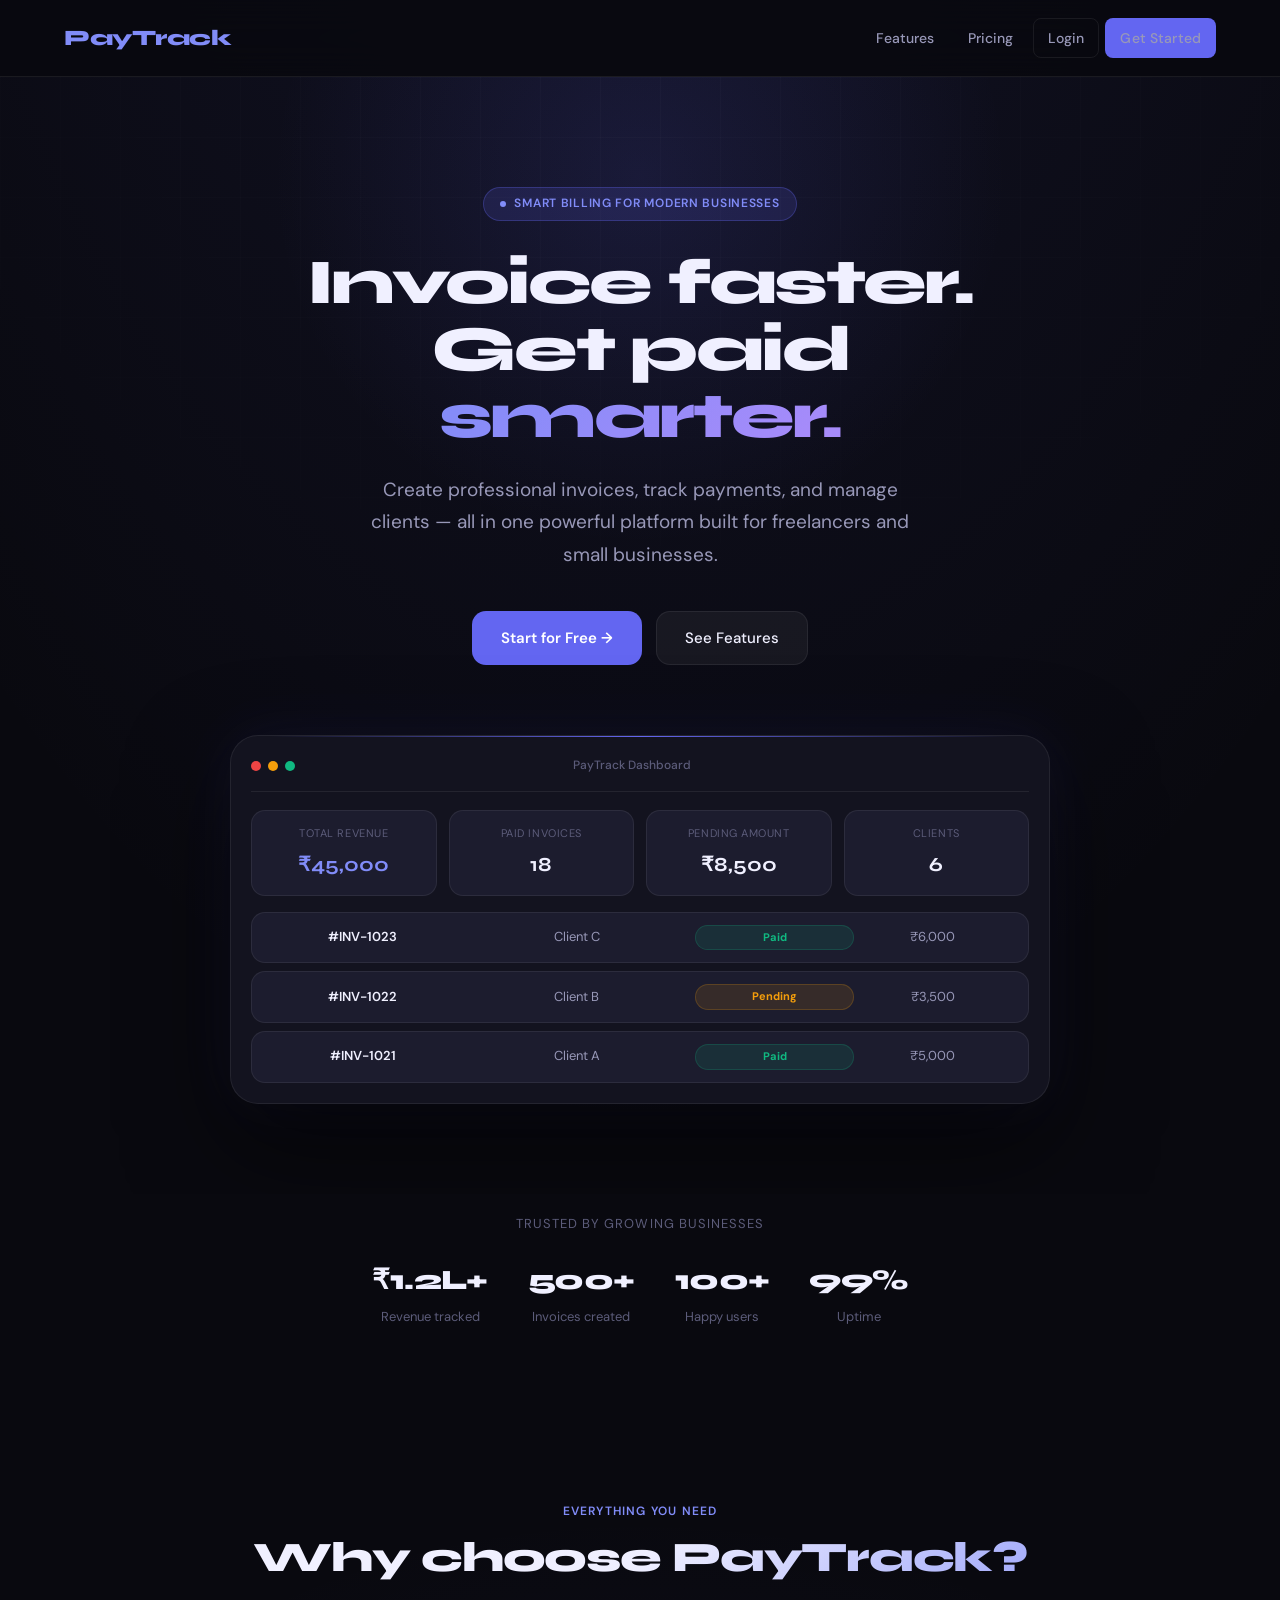
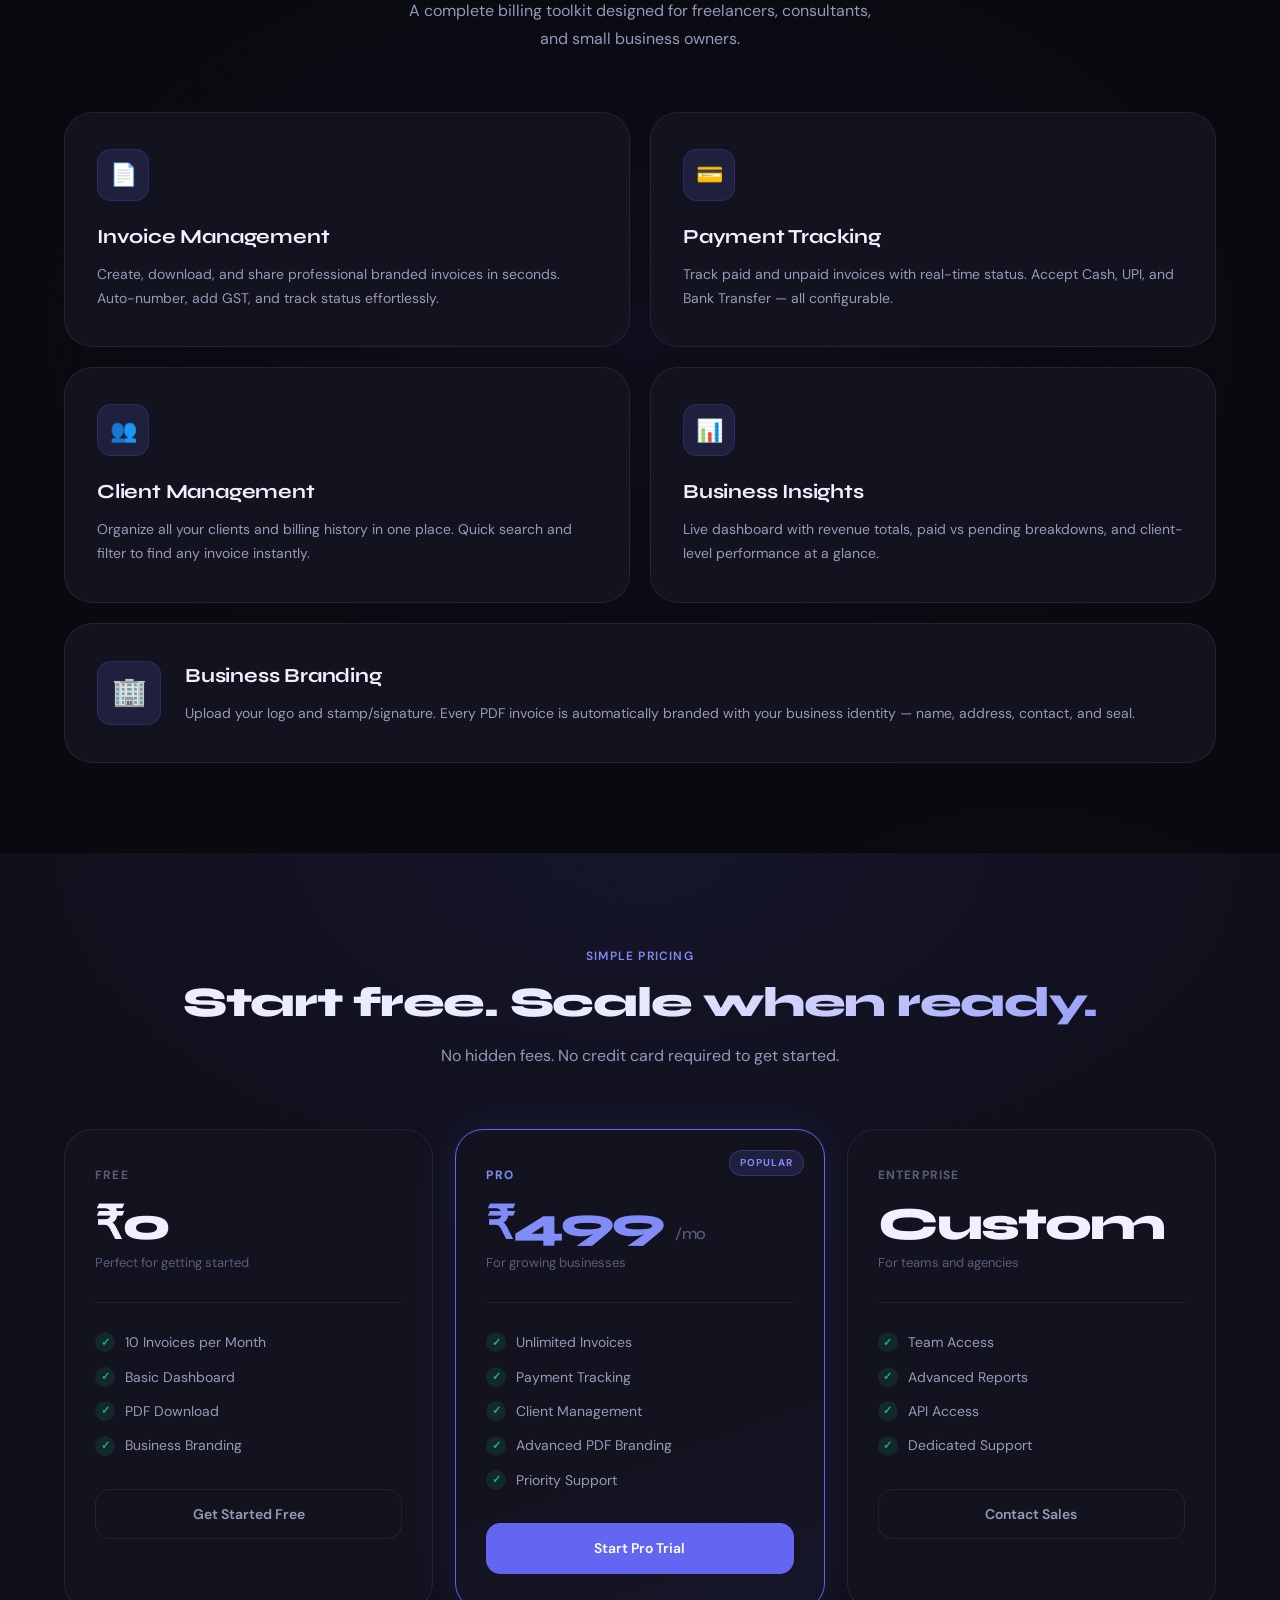
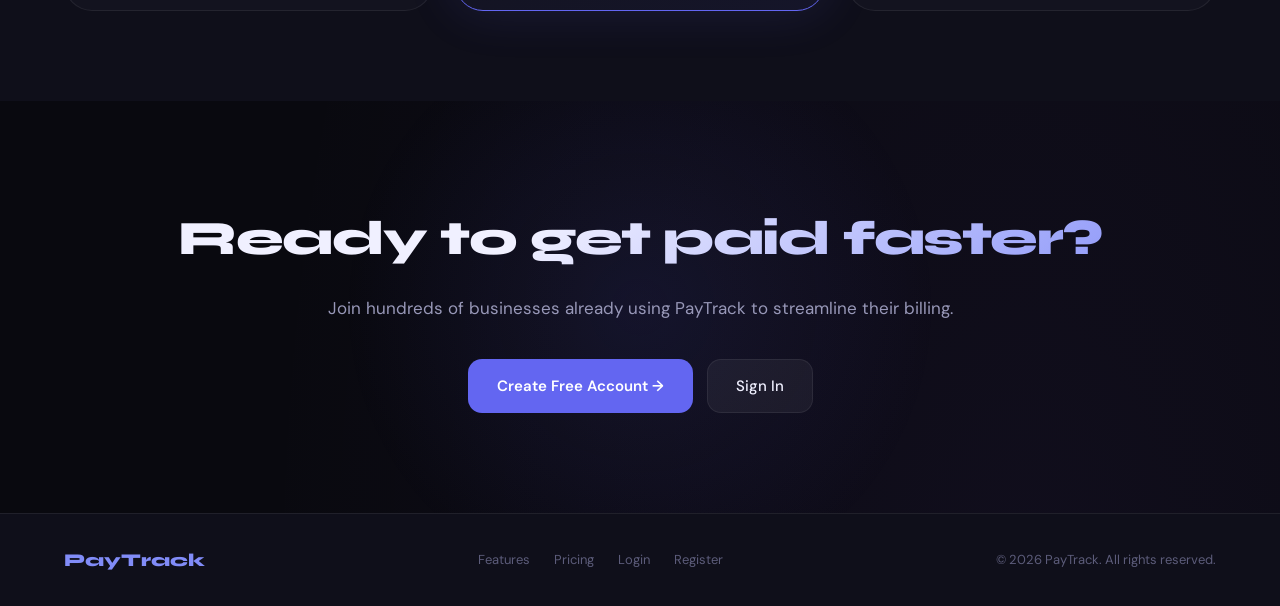
<file: index.html>
<!DOCTYPE html>
<html lang="en">
<head>
  <script>
    /* If already logged in, skip landing page and go to dashboard */
    if (localStorage.getItem("paytrack_token")) {
      window.location.replace("dashboard-v2.html");
    }
  </script>
  <meta charset="UTF-8" />
  <meta name="viewport" content="width=device-width, initial-scale=1.0"/>
  <title>PayTrack | Smart Invoice & Billing System</title>

  <link rel="stylesheet" href="css/main.css" />
  <link href="https://fonts.googleapis.com/css2?family=Syne:wght@600;700;800&family=DM+Sans:opsz,wght@9..40,300;9..40,400;9..40,500;9..40,600&display=swap" rel="stylesheet">

  <style>

    /* ============================================================
       NAVBAR
       ============================================================ */
    .navbar {
      background: rgba(9,9,15,0.85);
      backdrop-filter: blur(20px);
      -webkit-backdrop-filter: blur(20px);
      border-bottom: 1px solid var(--border);
      position: sticky;
      top: 0;
      z-index: 100;
    }

    .nav-content {
      display: flex;
      justify-content: space-between;
      align-items: center;
      padding: 18px 0;
    }

    .logo {
      font-family: var(--font-display);
      font-size: 22px;
      font-weight: 800;
      color: var(--accent-light);
      letter-spacing: -0.02em;
    }

    .nav-links {
      display: flex;
      align-items: center;
      gap: 6px;
    }

    .nav-links a {
      color: var(--text-secondary);
      font-size: 14px;
      font-weight: 500;
      padding: 8px 14px;
      border-radius: var(--radius-sm);
      transition: var(--transition);
    }

    .nav-links a:hover {
      color: var(--text-primary);
      background: rgba(255,255,255,0.05);
    }

    /* ============================================================
       HERO
       ============================================================ */
    .hero {
      padding: 110px 0 90px;
      position: relative;
      overflow: hidden;
    }

    /* Background mesh */
    .hero::before {
      content: '';
      position: absolute;
      width: 800px;
      height: 800px;
      border-radius: 50%;
      background: radial-gradient(circle, rgba(99,102,241,0.13) 0%, transparent 65%);
      top: -300px;
      left: 50%;
      transform: translateX(-50%);
      pointer-events: none;
    }

    /* Grid lines */
    .hero::after {
      content: '';
      position: absolute;
      inset: 0;
      background-image:
        linear-gradient(rgba(255,255,255,0.02) 1px, transparent 1px),
        linear-gradient(90deg, rgba(255,255,255,0.02) 1px, transparent 1px);
      background-size: 60px 60px;
      pointer-events: none;
      mask-image: radial-gradient(ellipse 80% 60% at 50% 0%, black, transparent);
      -webkit-mask-image: radial-gradient(ellipse 80% 60% at 50% 0%, black, transparent);
    }

    .hero-inner {
      position: relative;
      z-index: 1;
      text-align: center;
      max-width: 820px;
      margin: 0 auto;
    }

    /* Eyebrow pill */
    .hero-eyebrow {
      display: inline-flex;
      align-items: center;
      gap: 8px;
      background: var(--accent-dim);
      border: 1px solid rgba(99,102,241,0.3);
      border-radius: var(--radius-full);
      padding: 6px 16px;
      font-size: 12px;
      font-weight: 600;
      color: var(--accent-light);
      letter-spacing: 0.06em;
      text-transform: uppercase;
      margin-bottom: 28px;
      animation: fadeUp 0.6s cubic-bezier(0.4,0,0.2,1) both;
    }

    .hero-eyebrow::before {
      content: '';
      width: 6px;
      height: 6px;
      border-radius: 50%;
      background: var(--accent-light);
      animation: pulse 2s ease-in-out infinite;
    }

    @keyframes pulse {
      0%, 100% { opacity: 1; transform: scale(1); }
      50%       { opacity: 0.5; transform: scale(0.8); }
    }

    .hero-inner h1 {
      font-family: var(--font-display);
      font-size: 64px;
      font-weight: 800;
      line-height: 1.05;
      letter-spacing: -0.04em;
      margin-bottom: 24px;
      animation: fadeUp 0.7s 0.1s cubic-bezier(0.4,0,0.2,1) both;
    }

    .hero-inner h1 .gradient-text {
      background: linear-gradient(135deg, var(--accent-light) 0%, #a78bfa 50%, var(--accent-light) 100%);
      background-size: 200% auto;
      -webkit-background-clip: text;
      -webkit-text-fill-color: transparent;
      background-clip: text;
      animation: shimmer 4s linear infinite, fadeUp 0.7s 0.1s cubic-bezier(0.4,0,0.2,1) both;
    }

    @keyframes shimmer {
      0%   { background-position: 0% center; }
      100% { background-position: 200% center; }
    }

    .hero-inner p {
      font-size: 19px;
      color: var(--text-secondary);
      line-height: 1.7;
      max-width: 560px;
      margin: 0 auto 40px;
      animation: fadeUp 0.7s 0.2s cubic-bezier(0.4,0,0.2,1) both;
    }

    .hero-cta {
      display: flex;
      gap: 14px;
      justify-content: center;
      flex-wrap: wrap;
      margin-bottom: 70px;
      animation: fadeUp 0.7s 0.3s cubic-bezier(0.4,0,0.2,1) both;
    }

    .btn-hero-primary {
      display: inline-flex;
      align-items: center;
      gap: 8px;
      background: var(--accent);
      color: #fff;
      padding: 14px 28px;
      border-radius: var(--radius-md);
      font-size: 15px;
      font-weight: 600;
      transition: var(--transition);
      border: 1px solid transparent;
      position: relative;
      overflow: hidden;
    }

    .btn-hero-primary::before {
      content: '';
      position: absolute;
      inset: 0;
      background: linear-gradient(135deg, rgba(255,255,255,0.12), transparent);
      opacity: 0;
      transition: var(--transition);
    }

    .btn-hero-primary:hover {
      background: var(--accent-light);
      transform: translateY(-2px);
      box-shadow: 0 12px 32px var(--accent-glow);
    }

    .btn-hero-primary:hover::before { opacity: 1; }

    .btn-hero-secondary {
      display: inline-flex;
      align-items: center;
      gap: 8px;
      background: rgba(255,255,255,0.05);
      color: var(--text-primary);
      padding: 14px 28px;
      border-radius: var(--radius-md);
      font-size: 15px;
      font-weight: 500;
      border: 1px solid var(--border);
      transition: var(--transition);
    }

    .btn-hero-secondary:hover {
      background: rgba(255,255,255,0.09);
      border-color: var(--border-hover);
      transform: translateY(-2px);
    }

    /* Dashboard preview mockup */
    .hero-mockup {
      background: var(--bg-card);
      border: 1px solid var(--border);
      border-radius: var(--radius-xl);
      padding: 20px;
      max-width: 820px;
      margin: 0 auto;
      box-shadow: 0 40px 100px rgba(0,0,0,0.6), 0 0 60px rgba(99,102,241,0.1);
      animation: fadeUp 0.8s 0.4s cubic-bezier(0.4,0,0.2,1) both;
      position: relative;
      overflow: hidden;
    }

    .hero-mockup::before {
      content: '';
      position: absolute;
      top: 0; left: 40px; right: 40px;
      height: 1px;
      background: linear-gradient(90deg, transparent, var(--accent), transparent);
    }

    /* Mockup top bar */
    .mockup-bar {
      display: flex;
      align-items: center;
      justify-content: space-between;
      margin-bottom: 18px;
      padding-bottom: 16px;
      border-bottom: 1px solid var(--border);
    }

    .mockup-dots {
      display: flex;
      gap: 7px;
    }

    .mockup-dots span {
      width: 10px;
      height: 10px;
      border-radius: 50%;
    }

    .mockup-dots span:nth-child(1) { background: #ef4444; }
    .mockup-dots span:nth-child(2) { background: var(--warning); }
    .mockup-dots span:nth-child(3) { background: var(--success); }

    .mockup-title {
      font-size: 12px;
      color: var(--text-muted);
      font-weight: 500;
    }

    /* Mockup stats row */
    .mockup-stats {
      display: grid;
      grid-template-columns: repeat(4, 1fr);
      gap: 12px;
      margin-bottom: 16px;
    }

    .mockup-stat {
      background: var(--bg-elevated);
      border: 1px solid var(--border);
      border-radius: var(--radius-md);
      padding: 14px 16px;
    }

    .mockup-stat .label {
      font-size: 11px;
      color: var(--text-muted);
      margin-bottom: 6px;
      text-transform: uppercase;
      letter-spacing: 0.05em;
    }

    .mockup-stat .value {
      font-family: var(--font-display);
      font-size: 20px;
      font-weight: 700;
      color: var(--text-primary);
    }

    .mockup-stat .value.accent { color: var(--accent-light); }

    /* Mockup invoice rows */
    .mockup-rows {
      display: flex;
      flex-direction: column;
      gap: 8px;
    }

    .mockup-row {
      display: grid;
      grid-template-columns: 1.2fr 1.5fr 1fr 1fr;
      align-items: center;
      background: var(--bg-elevated);
      border: 1px solid var(--border);
      border-radius: var(--radius-md);
      padding: 12px 16px;
      font-size: 13px;
      color: var(--text-secondary);
    }

    .mockup-row .id { color: var(--text-primary); font-weight: 600; }

    .mock-pill {
      display: inline-block;
      padding: 3px 10px;
      border-radius: var(--radius-full);
      font-size: 11px;
      font-weight: 700;
    }

    .mock-pill.paid    { background: var(--success-dim); color: var(--success); }
    .mock-pill.pending { background: var(--warning-dim); color: var(--warning); }


    /* ============================================================
       SOCIAL PROOF
       ============================================================ */
    .social-proof {
      padding: 20px 0 80px;
      text-align: center;
    }

    .social-proof p {
      font-size: 13px;
      color: var(--text-muted);
      text-transform: uppercase;
      letter-spacing: 0.08em;
      margin-bottom: 24px;
    }

    .proof-items {
      display: flex;
      justify-content: center;
      gap: 40px;
      flex-wrap: wrap;
    }

    .proof-item {
      display: flex;
      flex-direction: column;
      align-items: center;
      gap: 4px;
    }

    .proof-item strong {
      font-family: var(--font-display);
      font-size: 28px;
      font-weight: 800;
      color: var(--text-primary);
      letter-spacing: -0.02em;
    }

    .proof-item span {
      font-size: 13px;
      color: var(--text-muted);
    }

    /* ============================================================
       FEATURES
       ============================================================ */
    .features {
      padding: 90px 0;
      position: relative;
    }

    .features::before {
      content: '';
      position: absolute;
      inset: 0;
      background: radial-gradient(ellipse 50% 40% at 50% 50%, rgba(99,102,241,0.06), transparent);
      pointer-events: none;
    }

    .section-header {
      text-align: center;
      margin-bottom: 60px;
    }

    .section-eyebrow {
      display: inline-block;
      font-size: 12px;
      font-weight: 600;
      letter-spacing: 0.1em;
      text-transform: uppercase;
      color: var(--accent-light);
      margin-bottom: 14px;
    }

    .section-header h2 {
      font-family: var(--font-display);
      font-size: 42px;
      font-weight: 800;
      letter-spacing: -0.03em;
      line-height: 1.1;
      margin-bottom: 16px;
      background: linear-gradient(135deg, var(--text-primary) 50%, var(--accent-light));
      -webkit-background-clip: text;
      -webkit-text-fill-color: transparent;
      background-clip: text;
    }

    .section-header p {
      color: var(--text-secondary);
      font-size: 16px;
      max-width: 480px;
      margin: 0 auto;
      line-height: 1.7;
    }

    .feature-grid {
      display: grid;
      grid-template-columns: repeat(2, 1fr);
      gap: 20px;
    }

    .feature-card {
      background: var(--bg-card);
      border: 1px solid var(--border);
      border-radius: var(--radius-xl);
      padding: 36px 32px;
      transition: var(--transition);
      position: relative;
      overflow: hidden;
      animation: fadeUp 0.6s cubic-bezier(0.4,0,0.2,1) both;
    }

    .feature-card:nth-child(1) { animation-delay: 0.05s; }
    .feature-card:nth-child(2) { animation-delay: 0.10s; }
    .feature-card:nth-child(3) { animation-delay: 0.15s; }
    .feature-card:nth-child(4) { animation-delay: 0.20s; }

    /* Accent corner glow */
    .feature-card::before {
      content: '';
      position: absolute;
      top: -40px; right: -40px;
      width: 120px;
      height: 120px;
      border-radius: 50%;
      background: radial-gradient(circle, var(--accent-dim), transparent);
      transition: var(--transition);
      opacity: 0;
    }

    .feature-card:hover::before { opacity: 1; }

    .feature-card:hover {
      border-color: var(--border-hover);
      background: var(--bg-card-hover);
      transform: translateY(-4px);
      box-shadow: var(--shadow-md);
    }

    .feature-emoji {
      width: 52px;
      height: 52px;
      background: var(--accent-dim);
      border: 1px solid rgba(99,102,241,0.2);
      border-radius: var(--radius-md);
      display: flex;
      align-items: center;
      justify-content: center;
      font-size: 22px;
      margin-bottom: 20px;
    }

    .feature-card h3 {
      font-family: var(--font-display);
      font-size: 20px;
      font-weight: 700;
      color: var(--text-primary);
      margin-bottom: 10px;
      letter-spacing: -0.01em;
    }

    .feature-card p {
      color: var(--text-secondary);
      font-size: 14px;
      line-height: 1.7;
    }

    /* Wide feature card */
    .feature-card.wide {
      grid-column: span 2;
      display: grid;
      grid-template-columns: auto 1fr;
      gap: 24px;
      align-items: center;
    }

    .feature-card.wide .feature-emoji {
      margin-bottom: 0;
      width: 64px;
      height: 64px;
      font-size: 28px;
    }

    /* ============================================================
       PRICING
       ============================================================ */
    .pricing {
      padding: 90px 0;
      background: var(--bg-surface);
      position: relative;
    }

    .pricing::before {
      content: '';
      position: absolute;
      inset: 0;
      background: radial-gradient(ellipse 60% 50% at 50% 0%, rgba(99,102,241,0.07), transparent);
      pointer-events: none;
    }

    .pricing-grid {
      display: grid;
      grid-template-columns: repeat(3, 1fr);
      gap: 22px;
      margin-top: 0;
      position: relative;
    }

    .price-card {
      background: var(--bg-card);
      border: 1px solid var(--border);
      padding: 36px 30px;
      border-radius: var(--radius-xl);
      transition: var(--transition);
      position: relative;
      overflow: hidden;
    }

    .price-card:hover {
      border-color: var(--border-hover);
      transform: translateY(-4px);
      box-shadow: var(--shadow-md);
    }

    .price-card.highlight {
      border-color: var(--accent);
      background: linear-gradient(160deg, var(--bg-card) 60%, rgba(99,102,241,0.07));
      box-shadow: 0 0 50px rgba(99,102,241,0.15);
    }

    .price-card.highlight::before {
      content: 'POPULAR';
      position: absolute;
      top: 20px; right: 20px;
      font-size: 10px;
      font-weight: 700;
      letter-spacing: 0.1em;
      color: var(--accent-light);
      background: var(--accent-dim);
      padding: 4px 10px;
      border-radius: var(--radius-full);
      border: 1px solid rgba(99,102,241,0.3);
    }

    .plan-name {
      font-size: 12px;
      font-weight: 700;
      letter-spacing: 0.1em;
      text-transform: uppercase;
      color: var(--text-muted);
      margin-bottom: 16px;
    }

    .price-card.highlight .plan-name { color: var(--accent-light); }

    .price {
      font-family: var(--font-display);
      font-size: 46px;
      font-weight: 800;
      color: var(--text-primary);
      letter-spacing: -0.04em;
      margin-bottom: 6px;
      line-height: 1;
    }

    .price sub {
      font-size: 16px;
      font-weight: 500;
      color: var(--text-muted);
      vertical-align: baseline;
    }

    .price-card.highlight .price { color: var(--accent-light); }

    .price-desc {
      font-size: 13px;
      color: var(--text-muted);
      margin-bottom: 28px;
      padding-bottom: 28px;
      border-bottom: 1px solid var(--border);
    }

    .price-features {
      list-style: none;
      display: flex;
      flex-direction: column;
      gap: 12px;
      margin-bottom: 32px;
    }

    .price-features li {
      display: flex;
      align-items: center;
      gap: 10px;
      font-size: 14px;
      color: var(--text-secondary);
    }

    .price-features li::before {
      content: '✓';
      width: 20px;
      height: 20px;
      border-radius: 50%;
      background: var(--success-dim);
      color: var(--success);
      display: flex;
      align-items: center;
      justify-content: center;
      font-size: 11px;
      font-weight: 700;
      flex-shrink: 0;
    }

    .price-cta {
      display: block;
      width: 100%;
      padding: 13px;
      border-radius: var(--radius-md);
      font-size: 14px;
      font-weight: 600;
      text-align: center;
      cursor: pointer;
      transition: var(--transition);
      border: 1px solid var(--border);
      background: transparent;
      color: var(--text-secondary);
    }

    .price-cta:hover {
      background: rgba(255,255,255,0.05);
      border-color: var(--border-hover);
      color: var(--text-primary);
    }

    .price-card.highlight .price-cta {
      background: var(--accent);
      border-color: var(--accent);
      color: #fff;
    }

    .price-card.highlight .price-cta:hover {
      background: var(--accent-light);
      box-shadow: 0 8px 24px var(--accent-glow);
    }

    /* ============================================================
       CTA SECTION
       ============================================================ */
    .cta-section {
      padding: 100px 0;
      text-align: center;
      position: relative;
      overflow: hidden;
    }

    .cta-section::before {
      content: '';
      position: absolute;
      width: 600px;
      height: 600px;
      border-radius: 50%;
      background: radial-gradient(circle, rgba(99,102,241,0.1) 0%, transparent 70%);
      top: 50%;
      left: 50%;
      transform: translate(-50%, -50%);
      pointer-events: none;
    }

    .cta-section h2 {
      font-family: var(--font-display);
      font-size: 48px;
      font-weight: 800;
      letter-spacing: -0.03em;
      margin-bottom: 18px;
      background: linear-gradient(135deg, var(--text-primary) 40%, var(--accent-light));
      -webkit-background-clip: text;
      -webkit-text-fill-color: transparent;
      background-clip: text;
      position: relative;
      z-index: 1;
    }

    .cta-section p {
      color: var(--text-secondary);
      font-size: 17px;
      margin-bottom: 36px;
      position: relative;
      z-index: 1;
    }

    .cta-section .cta-buttons {
      display: flex;
      gap: 14px;
      justify-content: center;
      position: relative;
      z-index: 1;
    }

    /* ============================================================
       FOOTER
       ============================================================ */
    .footer {
      background: var(--bg-surface);
      border-top: 1px solid var(--border);
      padding: 32px 0;
    }

    .footer-inner {
      display: flex;
      justify-content: space-between;
      align-items: center;
      flex-wrap: wrap;
      gap: 16px;
    }

    .footer-logo {
      font-family: var(--font-display);
      font-size: 18px;
      font-weight: 800;
      color: var(--accent-light);
    }

    .footer-links {
      display: flex;
      gap: 24px;
    }

    .footer-links a {
      font-size: 13px;
      color: var(--text-muted);
      transition: var(--transition);
    }

    .footer-links a:hover { color: var(--text-secondary); }

    .footer-copy {
      font-size: 13px;
      color: var(--text-muted);
    }

    /* ============================================================
       RESPONSIVE
       ============================================================ */
    @media (max-width: 900px) {
      .hero-inner h1 { font-size: 42px; }

      .mockup-stats { grid-template-columns: repeat(2, 1fr); }
      .mockup-rows  { display: none; }

      .feature-grid { grid-template-columns: 1fr; }
      .feature-card.wide {
        grid-column: span 1;
        grid-template-columns: 1fr;
      }
      .feature-card.wide .feature-emoji { margin-bottom: 16px; }

      .pricing-grid { grid-template-columns: 1fr; }

      .footer-inner { flex-direction: column; text-align: center; }
      .footer-links { justify-content: center; }

      .nav-links { display: none; }

      .proof-items { gap: 24px; }
    }

    @media (max-width: 600px) {
      .hero { padding: 70px 0 60px; }
      .hero-inner h1 { font-size: 34px; }
      .hero-inner p  { font-size: 16px; }
      .cta-section h2 { font-size: 32px; }
      .section-header h2 { font-size: 30px; }
      .hero-cta { flex-direction: column; align-items: center; }
      .cta-section .cta-buttons { flex-direction: column; align-items: center; }
    }
  </style>
</head>
<body>

  <!-- NAVBAR -->
  <header class="navbar">
    <div class="container nav-content">
      <div class="logo">PayTrack</div>
      <nav class="nav-links">
        <a href="#features">Features</a>
        <a href="#pricing">Pricing</a>
        <a href="login.html" class="btn-outline">Login</a>
        <a href="register.html" class="btn-primary">Get Started</a>
      </nav>
    </div>
  </header>

  <!-- HERO -->
  <section class="hero">
    <div class="container">
      <div class="hero-inner">

        <div class="hero-eyebrow">Smart Billing for Modern Businesses</div>

        <h1>
          Invoice faster.<br>
          Get paid <span class="gradient-text">smarter.</span>
        </h1>

        <p>
          Create professional invoices, track payments, and manage clients —
          all in one powerful platform built for freelancers and small businesses.
        </p>

        <div class="hero-cta">
          <a href="register.html" class="btn-hero-primary">
            Start for Free →
          </a>
          <a href="#features" class="btn-hero-secondary">
            See Features
          </a>
        </div>

        <!-- Dashboard mockup -->
        <div class="hero-mockup">
          <div class="mockup-bar">
            <div class="mockup-dots">
              <span></span><span></span><span></span>
            </div>
            <div class="mockup-title">PayTrack Dashboard</div>
            <div style="width:60px"></div>
          </div>

          <div class="mockup-stats">
            <div class="mockup-stat">
              <div class="label">Total Revenue</div>
              <div class="value accent">₹45,000</div>
            </div>
            <div class="mockup-stat">
              <div class="label">Paid Invoices</div>
              <div class="value">18</div>
            </div>
            <div class="mockup-stat">
              <div class="label">Pending Amount</div>
              <div class="value">₹8,500</div>
            </div>
            <div class="mockup-stat">
              <div class="label">Clients</div>
              <div class="value">6</div>
            </div>
          </div>

          <div class="mockup-rows">
            <div class="mockup-row">
              <span class="id">#INV-1023</span>
              <span>Client C</span>
              <span class="mock-pill paid">Paid</span>
              <span>₹6,000</span>
            </div>
            <div class="mockup-row">
              <span class="id">#INV-1022</span>
              <span>Client B</span>
              <span class="mock-pill pending">Pending</span>
              <span>₹3,500</span>
            </div>
            <div class="mockup-row">
              <span class="id">#INV-1021</span>
              <span>Client A</span>
              <span class="mock-pill paid">Paid</span>
              <span>₹5,000</span>
            </div>
          </div>
        </div>

      </div>
    </div>
  </section>

  <!-- SOCIAL PROOF -->
  <div class="social-proof">
    <div class="container">
      <p>Trusted by growing businesses</p>
      <div class="proof-items">
        <div class="proof-item">
          <strong>₹1.2L+</strong>
          <span>Revenue tracked</span>
        </div>
        <div class="proof-item">
          <strong>500+</strong>
          <span>Invoices created</span>
        </div>
        <div class="proof-item">
          <strong>100+</strong>
          <span>Happy users</span>
        </div>
        <div class="proof-item">
          <strong>99%</strong>
          <span>Uptime</span>
        </div>
      </div>
    </div>
  </div>

  <!-- FEATURES -->
  <section id="features" class="features">
    <div class="container">
      <div class="section-header">
        <div class="section-eyebrow">Everything you need</div>
        <h2>Why choose PayTrack?</h2>
        <p>A complete billing toolkit designed for freelancers, consultants, and small business owners.</p>
      </div>

      <div class="feature-grid">
        <div class="feature-card">
          <div class="feature-emoji">📄</div>
          <h3>Invoice Management</h3>
          <p>Create, download, and share professional branded invoices in seconds. Auto-number, add GST, and track status effortlessly.</p>
        </div>

        <div class="feature-card">
          <div class="feature-emoji">💳</div>
          <h3>Payment Tracking</h3>
          <p>Track paid and unpaid invoices with real-time status. Accept Cash, UPI, and Bank Transfer — all configurable.</p>
        </div>

        <div class="feature-card">
          <div class="feature-emoji">👥</div>
          <h3>Client Management</h3>
          <p>Organize all your clients and billing history in one place. Quick search and filter to find any invoice instantly.</p>
        </div>

        <div class="feature-card">
          <div class="feature-emoji">📊</div>
          <h3>Business Insights</h3>
          <p>Live dashboard with revenue totals, paid vs pending breakdowns, and client-level performance at a glance.</p>
        </div>

        <div class="feature-card wide">
          <div class="feature-emoji">🏢</div>
          <div>
            <h3>Business Branding</h3>
            <p>Upload your logo and stamp/signature. Every PDF invoice is automatically branded with your business identity — name, address, contact, and seal.</p>
          </div>
        </div>
      </div>
    </div>
  </section>

  <!-- PRICING -->
  <section id="pricing" class="pricing">
    <div class="container">
      <div class="section-header">
        <div class="section-eyebrow">Simple pricing</div>
        <h2>Start free. Scale when ready.</h2>
        <p>No hidden fees. No credit card required to get started.</p>
      </div>

      <div class="pricing-grid">

        <div class="price-card">
          <div class="plan-name">Free</div>
          <div class="price">₹0</div>
          <div class="price-desc">Perfect for getting started</div>
          <ul class="price-features">
            <li>10 Invoices per Month</li>
            <li>Basic Dashboard</li>
            <li>PDF Download</li>
            <li>Business Branding</li>
          </ul>
          <a href="register.html" class="price-cta">Get Started Free</a>
        </div>

        <div class="price-card highlight">
          <div class="plan-name">Pro</div>
          <div class="price">₹499 <sub>/ mo</sub></div>
          <div class="price-desc">For growing businesses</div>
          <ul class="price-features">
            <li>Unlimited Invoices</li>
            <li>Payment Tracking</li>
            <li>Client Management</li>
            <li>Advanced PDF Branding</li>
            <li>Priority Support</li>
          </ul>
          <a href="register.html" class="price-cta">Start Pro Trial</a>
        </div>

        <div class="price-card">
          <div class="plan-name">Enterprise</div>
          <div class="price">Custom</div>
          <div class="price-desc">For teams and agencies</div>
          <ul class="price-features">
            <li>Team Access</li>
            <li>Advanced Reports</li>
            <li>API Access</li>
            <li>Dedicated Support</li>
          </ul>
          <a href="register.html" class="price-cta">Contact Sales</a>
        </div>

      </div>
    </div>
  </section>

  <!-- CTA -->
  <section class="cta-section">
    <div class="container">
      <h2>Ready to get paid faster?</h2>
      <p>Join hundreds of businesses already using PayTrack to streamline their billing.</p>
      <div class="cta-buttons">
        <a href="register.html" class="btn-hero-primary">Create Free Account →</a>
        <a href="login.html" class="btn-hero-secondary">Sign In</a>
      </div>
    </div>
  </section>

  <!-- FOOTER -->
  <footer class="footer">
    <div class="container footer-inner">
      <div class="footer-logo">PayTrack</div>
      <div class="footer-links">
        <a href="#features">Features</a>
        <a href="#pricing">Pricing</a>
        <a href="login.html">Login</a>
        <a href="register.html">Register</a>
      </div>
      <div class="footer-copy">© 2026 PayTrack. All rights reserved.</div>
    </div>
  </footer>

</body>
</html>
</file>
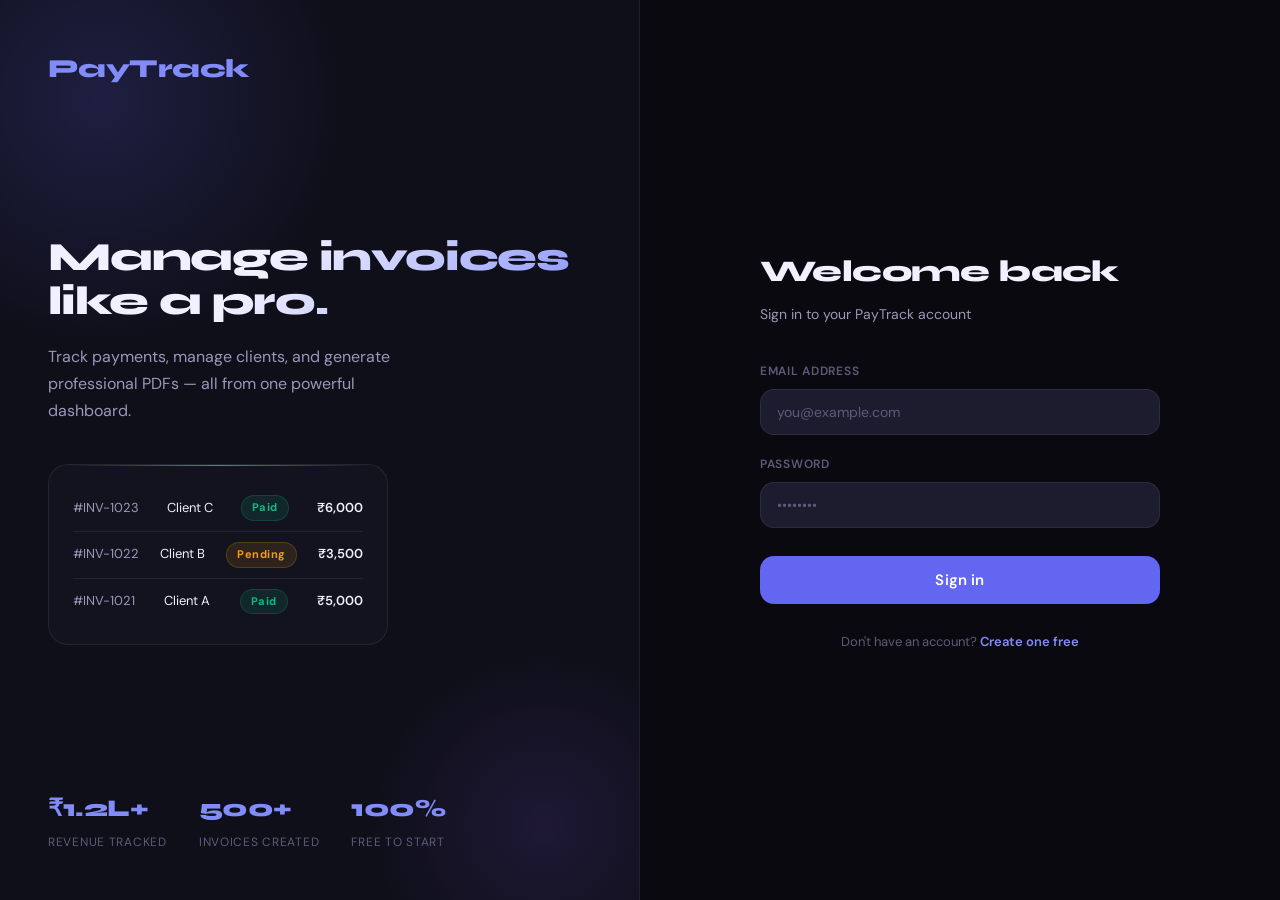
<file: add-item.html>
<!DOCTYPE html>
<html lang="en">
<head>
  <meta charset="UTF-8" />
  <meta name="viewport" content="width=device-width, initial-scale=1.0"/>
  <title>Add Item | PayTrack</title>

  <link rel="stylesheet" href="css/main.css" />
  <link rel="stylesheet" href="css/add-item.css" />
  <link href="https://fonts.googleapis.com/css2?family=Syne:wght@600;700;800&family=DM+Sans:opsz,wght@9..40,300;9..40,400;9..40,500;9..40,600&display=swap" rel="stylesheet">
</head>
<body>

  <!-- TOP NAV -->
  <header class="top-nav">
    <span class="logo">PayTrack</span>
    <div class="nav-right">
      <button class="btn-secondary" onclick="history.back()">← Back</button>
    </div>
  </header>

  <!-- MAIN -->
  <main class="page">

    <!-- PAGE HEADER -->
    <div class="page-header">
      <h1>Add Item</h1>
      <p class="muted">Create products or services to reuse quickly in invoices</p>
    </div>

    <!-- TWO-COLUMN GRID -->
    <div class="page-grid">

      <!-- LEFT: FORM -->
      <div class="form-card">

        <div class="form-card-header">
          <div class="form-card-icon">➕</div>
          <h2>New Item</h2>
        </div>

        <form id="addItemForm">

          <!-- ITEM NAME -->
          <div class="form-group">
            <label>Item Name *</label>
            <input
              type="text"
              id="itemName"
              placeholder="e.g. Website Development"
              required
            />
          </div>

          <!-- DESCRIPTION -->
          <div class="form-group">
            <label>Description</label>
            <textarea
              id="itemDescription"
              placeholder="Short description of the item or service…"
            ></textarea>
          </div>

          <!-- PRICE -->
          <div class="form-group">
            <label>Price (₹) *</label>
            <input
              type="number"
              id="itemPrice"
              placeholder="e.g. 5000"
              required
            />
          </div>

          <!-- IMAGE -->
          <div class="form-group">
            <label>Item Image</label>

            <input
              type="file"
              id="itemImageFile"
              accept="image/*"
              style="
                padding: 10px 14px;
                background: var(--bg-elevated);
                border: 1px solid var(--border);
                border-radius: var(--radius-md);
                color: var(--text-secondary);
                font-size: 13px;
                cursor: pointer;
                margin-bottom: 0;
              "
            />

            <div class="or-divider">
              <span>or paste URL</span>
            </div>

            <input
              type="url"
              id="itemImageUrl"
              placeholder="https://example.com/image.png"
            />

            <a
              href="https://www.google.com/imghp"
              target="_blank"
              class="link"
            >
              🔍 Open Google Images →
            </a>
          </div>

          <!-- ACTIONS -->
          <div class="form-actions">
            <button type="submit" class="btn-primary">Save Item</button>
            <button type="reset" class="btn-secondary">Reset</button>
          </div>

        </form>
      </div>

      <!-- RIGHT: ITEMS LIST -->
      <div class="items-panel">

        <div class="items-panel-header">
          <h2>Your Items</h2>
          <span class="items-count" id="itemsCount">0 items</span>
        </div>

        <div id="itemsList" class="items-list">
          <div class="empty-state">
            <div class="empty-state-icon">📦</div>
            <p>No items yet.<br>Add your first product or service above.</p>
          </div>
        </div>

      </div>

    </div>
  </main>

  <script src="js/api.js"></script>
  <script src="js/add-item.js"></script>
</body>
</html>
</file>
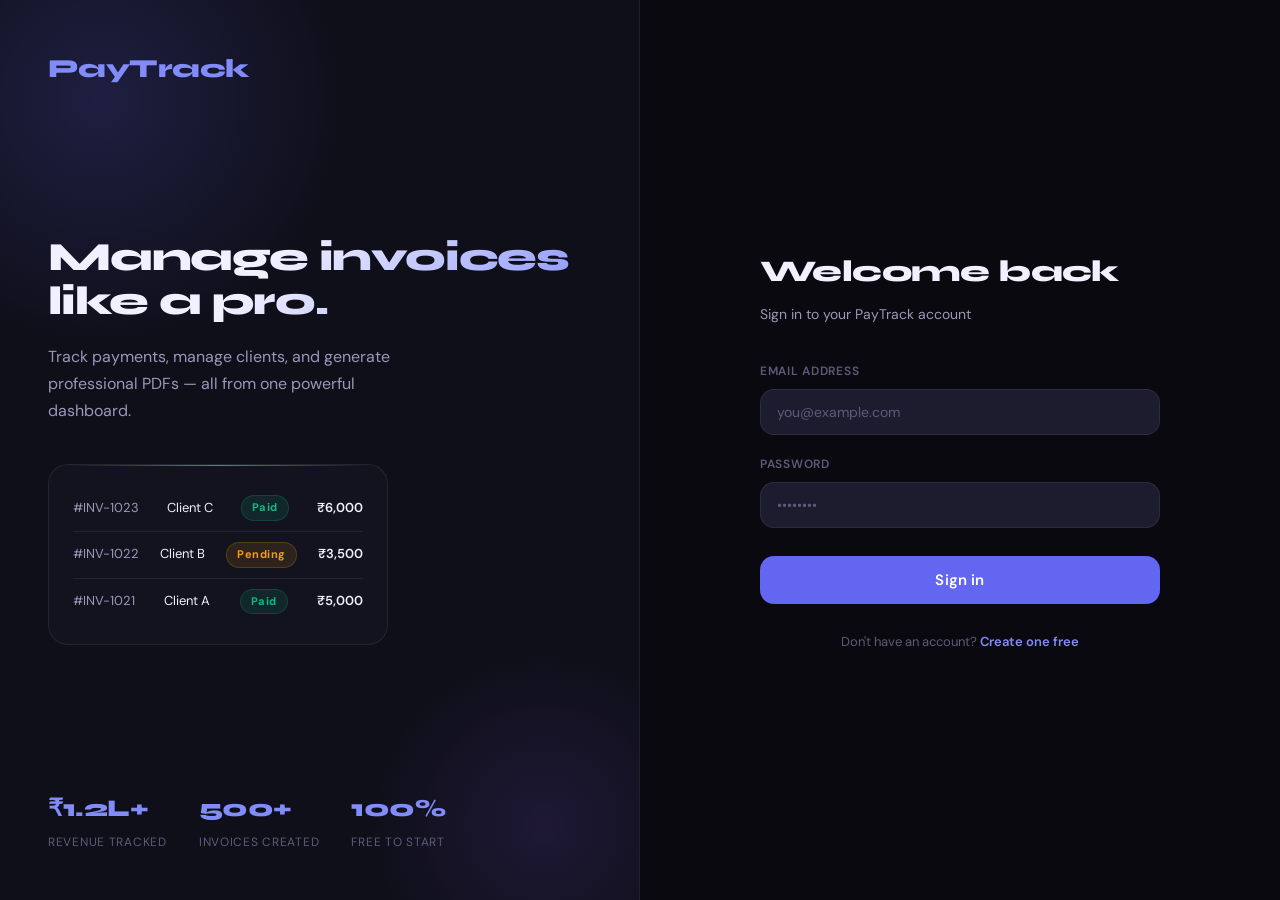
<file: dashboard-v2.html>
<!DOCTYPE html>
<html lang="en">
<head>
  <meta charset="UTF-8" />
  <meta name="viewport" content="width=device-width, initial-scale=1.0"/>
  <title>Dashboard | PayTrack</title>

  <link rel="stylesheet" href="css/main.css" />
  <link rel="stylesheet" href="css/dashboard-v2.css" />
  <link href="https://fonts.googleapis.com/css2?family=Syne:wght@600;700;800&family=DM+Sans:opsz,wght@9..40,300;9..40,400;9..40,500;9..40,600&display=swap" rel="stylesheet">
</head>
<body>

  <!-- TOP NAV -->
  <header class="top-nav">

    <div class="nav-left branding-wrap">
      <div class="paytrack-brand">
        <span class="logo">PayTrack</span>
      </div>
      <span class="brand-divider">|</span>
      <div class="business-brand hidden" id="businessBrandWrap">
        <img id="businessLogoHeader" class="business-logo" alt="Business Logo" />
        <span id="businessNameHeader" class="business-name"></span>
      </div>
    </div>

    <div class="nav-center">
      <input type="text" placeholder="Search invoices, clients…" />
    </div>

    <div class="nav-right profile-wrapper">
      <span class="plan">FREE</span>
      <div class="avatar" id="avatarBtn">T</div>

      <div class="profile-menu hidden" id="profileMenu">
        <div class="profile-section">
          <p class="profile-name">Your Account</p>
          <p class="profile-email" id="profileEmailDisplay"><a href="/cdn-cgi/l/email-protection" class="__cf_email__" data-cfemail="d6a3a5b3a496b3aeb7bba6bab3f8b5b9bb">[email&#160;protected]</a></p>
        </div>
        <div class="menu-divider"></div>
        <button class="menu-item" data-action="profile">👤 &nbsp;Profile</button>
        <button class="menu-item" data-action="settings">⚙️ &nbsp;Settings</button>
        <button class="menu-item" data-action="manage-business">🏢 &nbsp;Manage Business</button>
        <div class="menu-divider"></div>
        <button class="menu-item logout" data-action="logout">🚪 &nbsp;Logout</button>
      </div>
    </div>

  </header>

  <!-- MAIN DASHBOARD -->
  <main class="dashboard">

    <!-- HEADER ROW -->
    <section class="dashboard-header">
      <div>
        <h1>Dashboard</h1>
        <p class="muted">Track your billing and payments</p>
      </div>
      <div class="header-actions">
        <button class="btn-secondary" onclick="window.location.href='add-item.html'">
          + Add Item
        </button>
        <button class="btn-primary" id="createInvoiceBtn">
          + Create Invoice
        </button>
      </div>
    </section>

    <!-- STATS — all populated by JS -->
    <section class="stats-grid">
      <div class="stat-card">
        <span>Total Revenue</span>
        <h2 id="statRevenue">—</h2>
      </div>
      <div class="stat-card">
        <span>Paid Invoices</span>
        <h2 id="statPaid">—</h2>
      </div>
      <div class="stat-card">
        <span>Pending Amount</span>
        <h2 id="statPending">—</h2>
      </div>
      <div class="stat-card">
        <span>Clients</span>
        <h2 id="statClients">—</h2>
      </div>
    </section>

    <!-- CONTENT GRID -->
    <section class="dashboard-grid">

      <!-- RECENT INVOICES PANEL -->
      <div class="panel">
        <div class="panel-header">
          <h3>Recent Invoices</h3>
          <a href="#" class="link" id="viewAllLink">View all →</a>
        </div>
        <!-- Column labels -->
        <div class="invoice-row inv-col-label">
          <span>Invoice</span>
          <span>Client</span>
          <span>Status</span>
          <span>Amount</span>
        </div>
        <!-- Rows injected by JS -->
      </div>

      <!-- INSIGHTS PANEL — all real-time from JS -->
      <div class="panel soft">
        <h3>Insights</h3>

        <div class="insight-item">
          <div class="label">Last 7 Days</div>
          <div class="value accent" id="insightWeek">—</div>
        </div>

        <div class="insight-item">
          <div class="label">This Month</div>
          <div class="value" id="insightMonth">—</div>
        </div>

        <div class="insight-item">
          <div class="label">Best Client</div>
          <div class="value" id="insightBestClient">—</div>
        </div>

        <div class="insight-item">
          <div class="label">Avg Invoice Value</div>
          <div class="value" id="insightAvg">—</div>
        </div>

        <div class="insight-item">
          <div class="label">Collection Rate</div>
          <div class="value accent" id="insightRate">—</div>
        </div>

        <div class="divider"></div>

        <p class="alert-text" id="alertText">Loading…</p>
      </div>

    </section>
  </main>

  <script src="js/api.js"></script>
  <script src="js/nav.js"></script>
  <script src="js/dashboard-v2.js"></script>
</body>
</html>
</file>
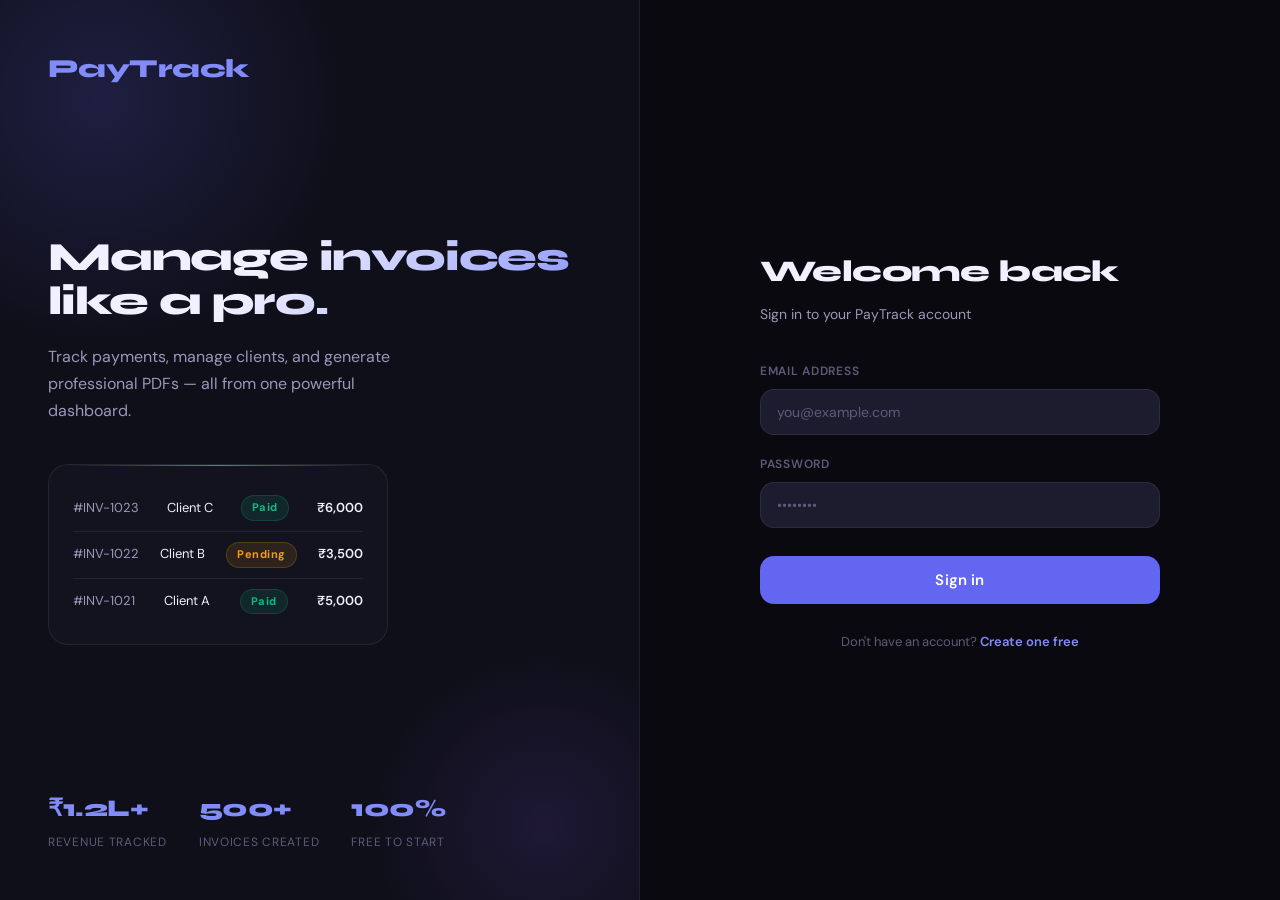
<file: invoices.html>
<!DOCTYPE html>
<html lang="en">
<head>
  <meta charset="UTF-8" />
  <meta name="viewport" content="width=device-width, initial-scale=1.0"/>
  <title>Invoices | PayTrack</title>

  <link rel="stylesheet" href="css/main.css" />
  <link rel="stylesheet" href="css/invoices.css" />
  <link href="https://fonts.googleapis.com/css2?family=Syne:wght@600;700;800&family=DM+Sans:opsz,wght@9..40,300;9..40,400;9..40,500;9..40,600&display=swap" rel="stylesheet">
</head>
<body>

  <!-- TOP NAV -->
  <header class="top-nav">
    <span class="logo">PayTrack</span>
    <div style="display:flex;gap:10px;align-items:center;">
      <button class="btn-small primary" onclick="window.location.href='create-invoice-v2.html'">
        + New Invoice
      </button>
      <button class="btn-small" onclick="history.back()">← Back</button>
    </div>
  </header>

  <!-- MAIN -->
  <main class="page">

    <!-- PAGE HEADER -->
    <div class="page-header">
      <div>
        <h1>Invoices</h1>
        <p class="muted">All your generated invoices in one place</p>
      </div>
      <span class="invoice-count-badge" id="invoiceCountBadge">0 invoices</span>
    </div>

    <!-- TABLE HEADER -->
    <div class="invoice-table-header">
      <span>Invoice ID</span>
      <span>Client</span>
      <span>Total</span>
      <span>Status</span>
      <span>Actions</span>
    </div>

    <!-- INVOICE LIST — populated by invoices.js -->
    <div id="invoiceList"></div>

  </main>

  <script src="js/api.js"></script>
  <script src="js/nav.js"></script>
  <script src="js/invoices.js"></script>

  <script>
    document.addEventListener("DOMContentLoaded", () => {
      const listEl = document.getElementById("invoiceList");
      const badge  = document.getElementById("invoiceCountBadge");

      function updateBadge() {
        const rows = listEl ? listEl.querySelectorAll(".invoice-row").length : 0;
        if (badge) badge.textContent = `${rows} invoice${rows !== 1 ? "s" : ""}`;
      }

      if (listEl) {
        const obs = new MutationObserver(() => {
          /* Style buttons injected by invoices.js */
          listEl.querySelectorAll(".pay-btn:not([data-styled])").forEach(btn => {
            btn.dataset.styled = "1";
            btn.classList.add("btn-small", "primary");
          });
          listEl.querySelectorAll(".delete-btn:not([data-styled])").forEach(btn => {
            btn.dataset.styled = "1";
            btn.classList.add("btn-small", "danger");
          });
          updateBadge();
        });
        obs.observe(listEl, { childList: true, subtree: true });
      }

      /* Initial count after invoices.js runs */
      setTimeout(updateBadge, 50);
    });
  </script>

</body>
</html>
</file>
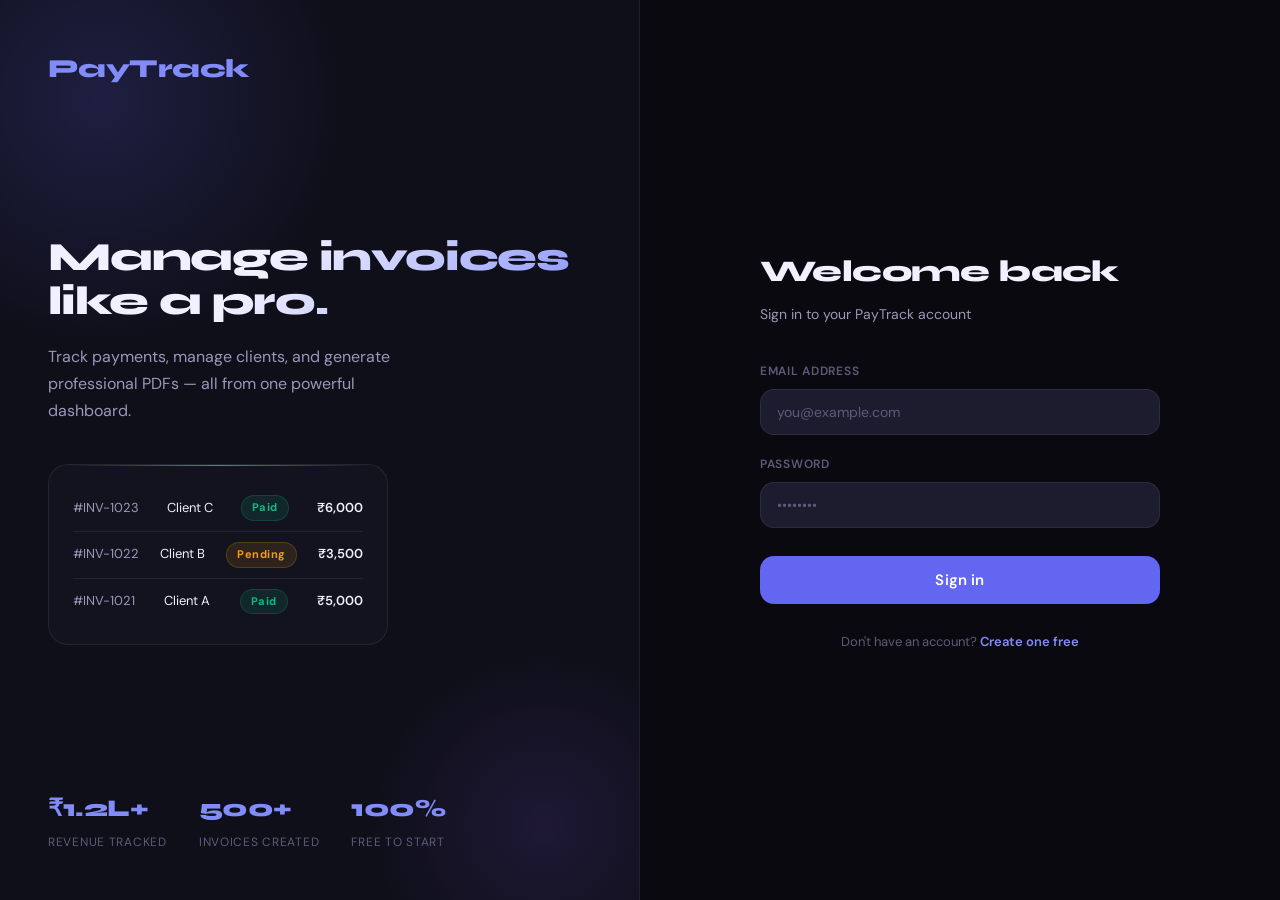
<file: login.html>
<!DOCTYPE html>
<html lang="en">
<head>
  <meta charset="UTF-8" />
  <meta name="viewport" content="width=device-width, initial-scale=1.0"/>
  <title>Login | PayTrack</title>

  <link rel="stylesheet" href="css/main.css" />
  <link href="https://fonts.googleapis.com/css2?family=Syne:wght@600;700;800&family=DM+Sans:opsz,wght@9..40,300;9..40,400;9..40,500;9..40,600&display=swap" rel="stylesheet">

  <style>
    /* =====================
       PAGE LAYOUT
       ===================== */
    body {
      min-height: 100vh;
      display: grid;
      grid-template-columns: 1fr 1fr;
      background: var(--bg-base);
      overflow: hidden;
    }

    /* =====================
       LEFT PANEL — Branding
       ===================== */
    .auth-left {
      position: relative;
      display: flex;
      flex-direction: column;
      justify-content: space-between;
      padding: 48px;
      background: var(--bg-surface);
      border-right: 1px solid var(--border);
      overflow: hidden;
    }

    /* Animated glow orbs */
    .auth-left::before {
      content: '';
      position: absolute;
      width: 500px;
      height: 500px;
      border-radius: 50%;
      background: radial-gradient(circle, rgba(99,102,241,0.18) 0%, transparent 70%);
      top: -150px;
      left: -150px;
      animation: floatOrb 8s ease-in-out infinite;
      pointer-events: none;
    }

    .auth-left::after {
      content: '';
      position: absolute;
      width: 350px;
      height: 350px;
      border-radius: 50%;
      background: radial-gradient(circle, rgba(139,92,246,0.12) 0%, transparent 70%);
      bottom: -100px;
      right: -80px;
      animation: floatOrb 10s ease-in-out infinite reverse;
      pointer-events: none;
    }

    @keyframes floatOrb {
      0%, 100% { transform: translate(0, 0) scale(1); }
      33%       { transform: translate(30px, -20px) scale(1.05); }
      66%       { transform: translate(-20px, 30px) scale(0.95); }
    }

    /* Brand logo */
    .brand-logo {
      font-family: var(--font-display);
      font-size: 26px;
      font-weight: 800;
      color: var(--accent-light);
      letter-spacing: -0.02em;
      position: relative;
      z-index: 1;
    }

    /* Center content */
    .brand-center {
      position: relative;
      z-index: 1;
    }

    .brand-center h2 {
      font-family: var(--font-display);
      font-size: 40px;
      font-weight: 800;
      letter-spacing: -0.03em;
      line-height: 1.1;
      margin-bottom: 20px;
      background: linear-gradient(135deg, var(--text-primary) 40%, var(--accent-light));
      -webkit-background-clip: text;
      -webkit-text-fill-color: transparent;
      background-clip: text;
    }

    .brand-center p {
      color: var(--text-secondary);
      font-size: 16px;
      line-height: 1.7;
      max-width: 380px;
    }

    /* Stats row */
    .brand-stats {
      display: flex;
      gap: 32px;
      position: relative;
      z-index: 1;
    }

    .stat-item {
      display: flex;
      flex-direction: column;
      gap: 4px;
    }

    .stat-item strong {
      font-family: var(--font-display);
      font-size: 24px;
      font-weight: 800;
      color: var(--accent-light);
      letter-spacing: -0.02em;
    }

    .stat-item span {
      font-size: 12px;
      color: var(--text-muted);
      text-transform: uppercase;
      letter-spacing: 0.06em;
    }

    /* Floating card preview */
    .preview-card {
      background: var(--bg-card);
      border: 1px solid var(--border);
      border-radius: var(--radius-lg);
      padding: 20px 24px;
      margin-top: 40px;
      position: relative;
      z-index: 1;
      max-width: 340px;
    }

    .preview-card::before {
      content: '';
      position: absolute;
      top: 0; left: 20px; right: 20px;
      height: 1px;
      background: linear-gradient(90deg, transparent, var(--accent), transparent);
    }

    .preview-row {
      display: flex;
      justify-content: space-between;
      align-items: center;
      padding: 10px 0;
      border-bottom: 1px solid var(--border);
      font-size: 13px;
    }

    .preview-row:last-child { border-bottom: none; }

    .preview-row span:first-child { color: var(--text-secondary); }
    .preview-row span:last-child  { color: var(--text-primary); font-weight: 600; }

    .pill {
      display: inline-block;
      padding: 3px 10px;
      border-radius: var(--radius-full);
      font-size: 11px;
      font-weight: 700;
      letter-spacing: 0.05em;
    }

    .pill.paid    { background: var(--success-dim); color: var(--success); }
    .pill.pending { background: var(--warning-dim); color: var(--warning); }

    /* =====================
       RIGHT PANEL — Form
       ===================== */
    .auth-right {
      display: flex;
      align-items: center;
      justify-content: center;
      padding: 48px;
      position: relative;
    }

    .login-card {
      width: 100%;
      max-width: 400px;
      animation: fadeUp 0.6s cubic-bezier(0.4,0,0.2,1) both;
    }

    /* Header */
    .login-card-header {
      margin-bottom: 36px;
    }

    .login-card-header h1 {
      font-family: var(--font-display);
      font-size: 30px;
      font-weight: 800;
      letter-spacing: -0.02em;
      color: var(--text-primary);
      margin-bottom: 8px;
    }

    .login-card-header p {
      color: var(--text-secondary);
      font-size: 14px;
    }

    /* Form groups */
    .form-group {
      display: flex;
      flex-direction: column;
      margin-bottom: 20px;
    }

    .form-group label {
      font-size: 12px;
      font-weight: 600;
      letter-spacing: 0.06em;
      text-transform: uppercase;
      color: var(--text-muted);
      margin-bottom: 8px;
    }

    .input-wrap {
      position: relative;
    }

    .input-wrap input {
      width: 100%;
      padding: 13px 16px;
      background: var(--bg-elevated);
      border: 1px solid var(--border);
      border-radius: var(--radius-md);
      color: var(--text-primary);
      font-size: 14px;
      transition: var(--transition);
      outline: none;
    }

    .input-wrap input:focus {
      border-color: var(--accent);
      background: var(--bg-card);
      box-shadow: 0 0 0 3px var(--accent-dim);
    }

    .input-wrap input::placeholder {
      color: var(--text-muted);
    }

    /* Submit button */
    .login-btn {
      width: 100%;
      padding: 14px;
      background: var(--accent);
      color: #fff;
      border: none;
      border-radius: var(--radius-md);
      font-size: 15px;
      font-weight: 600;
      letter-spacing: 0.01em;
      cursor: pointer;
      transition: var(--transition);
      margin-top: 8px;
      position: relative;
      overflow: hidden;
    }

    .login-btn::after {
      content: '';
      position: absolute;
      inset: 0;
      background: linear-gradient(135deg, rgba(255,255,255,0.1), transparent);
      opacity: 0;
      transition: var(--transition);
    }

    .login-btn:hover {
      background: var(--accent-light);
      transform: translateY(-1px);
      box-shadow: 0 8px 24px var(--accent-glow);
    }

    .login-btn:hover::after { opacity: 1; }
    .login-btn:active { transform: translateY(0); }

    /* Loading state */
    .login-btn.loading {
      opacity: 0.7;
      cursor: not-allowed;
      pointer-events: none;
    }

    /* Divider */
    .form-divider {
      display: flex;
      align-items: center;
      gap: 14px;
      margin: 24px 0;
    }

    .form-divider::before,
    .form-divider::after {
      content: '';
      flex: 1;
      height: 1px;
      background: var(--border);
    }

    .form-divider span {
      color: var(--text-muted);
      font-size: 12px;
      text-transform: uppercase;
      letter-spacing: 0.06em;
    }

    /* Footer link */
    .auth-footer-text {
      margin-top: 28px;
      text-align: center;
      font-size: 13px;
      color: var(--text-muted);
    }

    .auth-footer-text a {
      color: var(--accent-light);
      font-weight: 600;
      transition: var(--transition);
    }

    .auth-footer-text a:hover {
      color: var(--text-primary);
    }

    /* Error message */
    .error-msg {
      background: var(--danger-dim);
      border: 1px solid rgba(239,68,68,0.25);
      border-radius: var(--radius-md);
      padding: 10px 14px;
      font-size: 13px;
      color: #fca5a5;
      margin-bottom: 16px;
      display: none;
      animation: fadeUp 0.3s ease both;
    }

    .error-msg.show { display: block; }

    /* =====================
       RESPONSIVE
       ===================== */
    @media (max-width: 900px) {
      body {
        grid-template-columns: 1fr;
        overflow: auto;
      }

      .auth-left { display: none; }

      .auth-right {
        min-height: 100vh;
        padding: 32px 24px;
      }
    }
  </style>
</head>
<body>

  <!-- LEFT PANEL -->
  <div class="auth-left">
    <div class="brand-logo">PayTrack</div>

    <div class="brand-center">
      <h2>Manage invoices<br>like a pro.</h2>
      <p>Track payments, manage clients, and generate professional PDFs — all from one powerful dashboard.</p>

      <div class="preview-card">
        <div class="preview-row">
          <span>#INV-1023</span>
          <span>Client C</span>
          <span class="pill paid">Paid</span>
          <span>₹6,000</span>
        </div>
        <div class="preview-row">
          <span>#INV-1022</span>
          <span>Client B</span>
          <span class="pill pending">Pending</span>
          <span>₹3,500</span>
        </div>
        <div class="preview-row">
          <span>#INV-1021</span>
          <span>Client A</span>
          <span class="pill paid">Paid</span>
          <span>₹5,000</span>
        </div>
      </div>
    </div>

    <div class="brand-stats">
      <div class="stat-item">
        <strong>₹1.2L+</strong>
        <span>Revenue tracked</span>
      </div>
      <div class="stat-item">
        <strong>500+</strong>
        <span>Invoices created</span>
      </div>
      <div class="stat-item">
        <strong>100%</strong>
        <span>Free to start</span>
      </div>
    </div>
  </div>

  <!-- RIGHT PANEL -->
  <div class="auth-right">
    <div class="login-card">

      <div class="login-card-header">
        <h1>Welcome back</h1>
        <p>Sign in to your PayTrack account</p>
      </div>

      <div class="error-msg" id="errorMsg">
        Invalid email or password. Please try again.
      </div>

      <form id="loginForm" autocomplete="off">
        <div class="form-group">
          <label>Email address</label>
          <div class="input-wrap">
            <input
              type="email"
              id="email"
              placeholder="you@example.com"
              required
              autocomplete="email"
            />
          </div>
        </div>

        <div class="form-group">
          <label>Password</label>
          <div class="input-wrap">
            <input
              type="password"
              id="password"
              placeholder="••••••••"
              required
              autocomplete="current-password"
            />
          </div>
        </div>

        <button type="submit" class="login-btn" id="loginBtn">
          Sign in
        </button>
      </form>

      <div class="auth-footer-text">
        Don't have an account? <a href="register.html">Create one free</a>
      </div>

    </div>
  </div>


  <script src="js/api.js"></script>
  <script src="js/auth.js"></script>
</body>
</html>
</file>
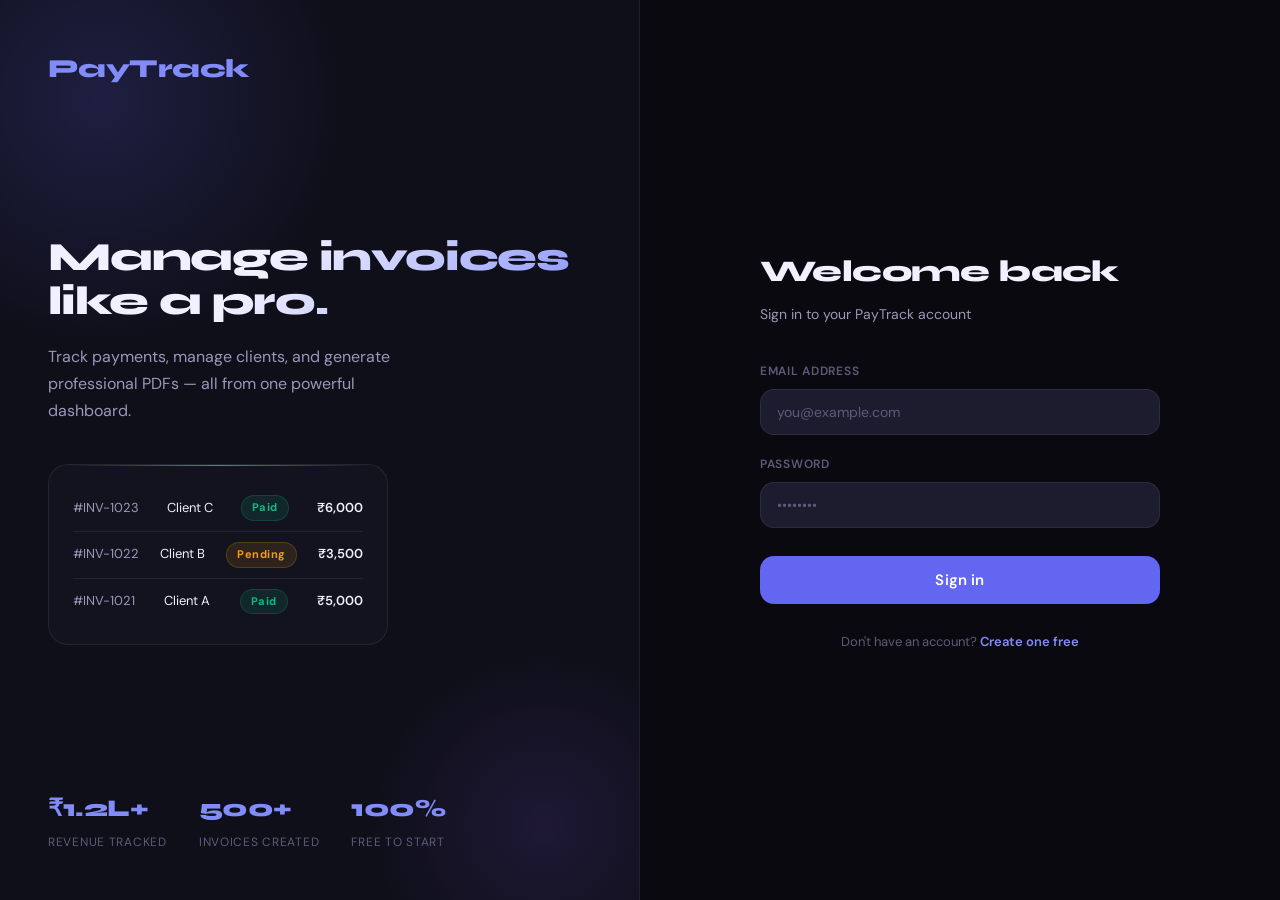
<file: manage-business.html>
<!DOCTYPE html>
<html lang="en">
<head>
  <meta charset="UTF-8" />
  <meta name="viewport" content="width=device-width, initial-scale=1.0"/>
  <title>Manage Business | PayTrack</title>

  <link rel="stylesheet" href="css/main.css" />
  <link rel="stylesheet" href="css/manage-business.css" />
  <link href="https://fonts.googleapis.com/css2?family=Syne:wght@600;700;800&family=DM+Sans:opsz,wght@9..40,300;9..40,400;9..40,500;9..40,600&display=swap" rel="stylesheet">
</head>
<body>

  <!-- TOP NAV -->
  <header class="top-nav">
    <span class="logo">PayTrack</span>
    <button class="back-btn" onclick="history.back()">← Back</button>
  </header>

  <!-- MAIN -->
  <main class="page">

    <div class="page-header">
      <h1>Manage Business</h1>
      <p class="muted">This information appears on all your invoices and PDFs</p>
    </div>

    <!-- SAVED BANNER -->
    <div class="saved-banner" id="savedBanner">
      Business details saved — your invoices will now show this branding
    </div>

    <div class="card">

      <!-- BUSINESS INFO SECTION -->
      <div class="section-title">
        <span class="icon">🏢</span>
        Business Information
      </div>

      <div class="form-grid">
        <div class="form-group">
          <label>Business Name *</label>
          <input type="text" id="businessName" placeholder="e.g. Acme Solutions" />
        </div>

        <div class="form-group">
          <label>Email Address</label>
          <input type="email" id="businessEmail" placeholder="contact@yourbusiness.com" />
        </div>

        <div class="form-group">
          <label>Phone Number</label>
          <input type="text" id="businessPhone" placeholder="+91 98765 43210" />
        </div>

        <div class="form-group">
          <label>Business Address</label>
          <input type="text" id="businessAddressLine" placeholder="Street, City, State, PIN" />
        </div>
      </div>

      <!-- Hidden full address textarea for JS compatibility -->
      <textarea id="businessAddress" style="display:none;"></textarea>

      <div class="card-divider"></div>

      <!-- UPLOADS SECTION -->
      <div class="section-title">
        <span class="icon">🖼️</span>
        Brand Assets
      </div>

      <p style="font-size:13px; color:var(--text-muted); margin-bottom:20px;">
        Upload your business logo and stamp/signature. These appear on generated PDF invoices.
      </p>

      <div class="upload-grid">

        <div>
          <span class="upload-label">Business Logo</span>
          <div class="upload-card" id="logoCard">
            <input type="file" id="logoInput" accept="image/*" hidden />
            <div class="upload-icon">🖼️</div>
            <span>Click to upload logo</span>
            <img id="logoPreview" alt="Logo preview" />
          </div>
        </div>

        <div>
          <span class="upload-label">Stamp / Signature</span>
          <div class="upload-card" id="stampCard">
            <input type="file" id="stampInput" accept="image/*" hidden />
            <div class="upload-icon">✍️</div>
            <span>Click to upload stamp</span>
            <img id="stampPreview" alt="Stamp preview" />
          </div>
        </div>

      </div>

      <button id="saveBtn" class="primary-btn">
        Save Business Details
      </button>

    </div>
  </main>

  <script src="js/api.js"></script>
  <script src="js/nav.js"></script>
  <script src="js/manage-business.js"></script>
  <script>
    /* ---- Sync single-line address field to textarea for JS compat ---- */
    const addressLine = document.getElementById("businessAddressLine");
    const addressArea = document.getElementById("businessAddress");

    if (addressLine && addressArea) {
      /* On load: populate single-line from saved textarea value */
      const observer = new MutationObserver(() => {
        if (addressArea.value && !addressLine.value) {
          addressLine.value = addressArea.value;
        }
      });

      observer.observe(addressArea, { attributes: true, childList: true, characterData: true, subtree: true });

      /* Sync typing → textarea */
      addressLine.addEventListener("input", () => {
        addressArea.value = addressLine.value;
      });

      /* Populate on load if business already saved */
      document.addEventListener("DOMContentLoaded", () => {}, { once: true });

      /* After manage-business.js loads the saved data into #businessAddress,
         mirror it into the visible single-line input */
      window.addEventListener("load", () => {
        if (addressArea.value) {
          addressLine.value = addressArea.value;
        }
      });
    }

    /* ---- Show saved banner when saveBtn triggers ---- */
    const saveBtn    = document.getElementById("saveBtn");
    const savedBanner = document.getElementById("savedBanner");

    if (saveBtn && savedBanner) {
      const originalClick = saveBtn.onclick;

      saveBtn.addEventListener("click", () => {
        /* Show banner after a short delay (let manage-business.js run first) */
        setTimeout(() => {
          const business = JSON.parse(localStorage.getItem("paytrack_business") || "{}");
          if (business.saved) {
            savedBanner.classList.add("show");
            setTimeout(() => savedBanner.classList.remove("show"), 4000);
          }
        }, 600);
      });
    }
  </script>
</body>
</html>
</file>
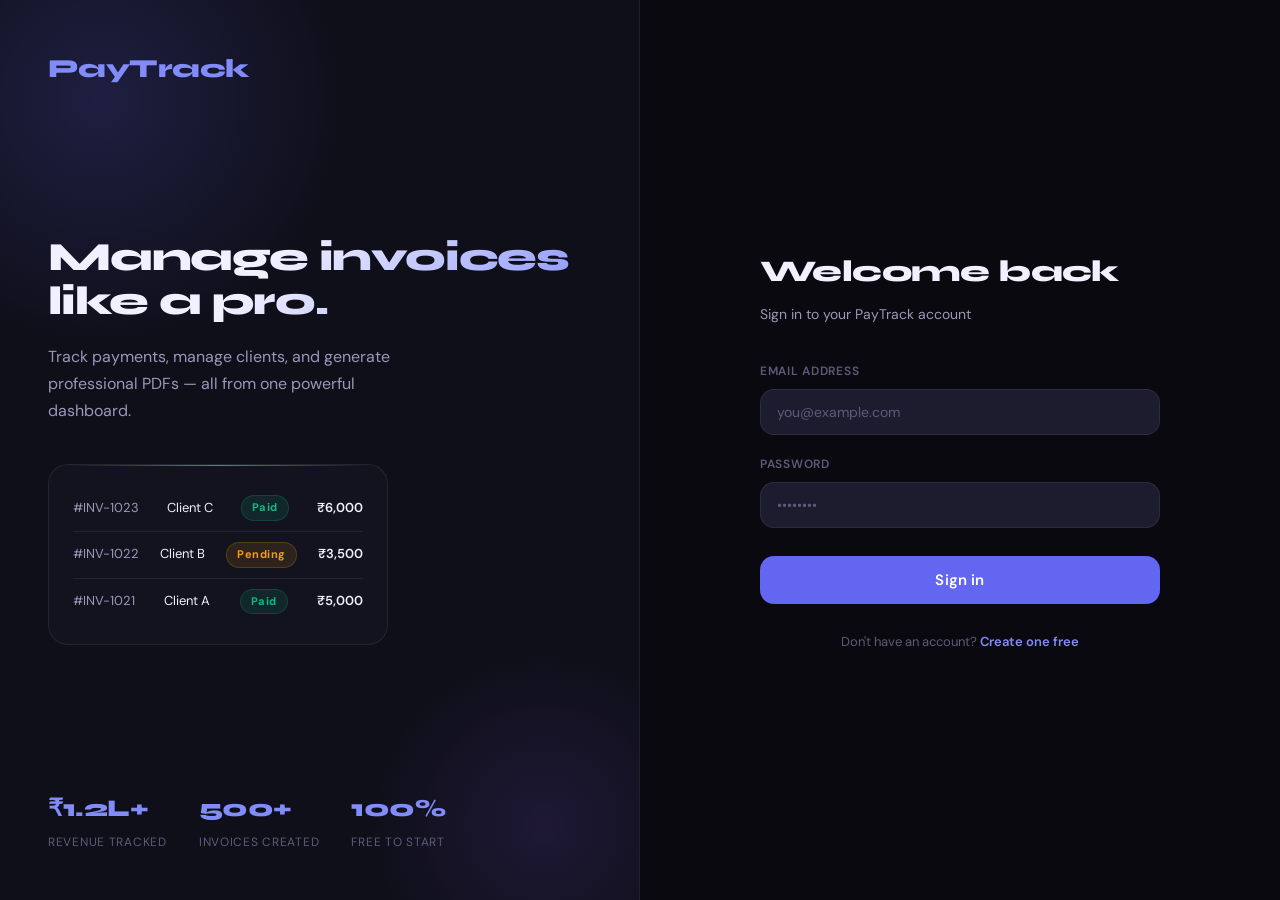
<file: profile.html>
<!DOCTYPE html>
<html lang="en">
<head>
  <meta charset="UTF-8" />
  <meta name="viewport" content="width=device-width, initial-scale=1.0"/>
  <title>Profile | PayTrack</title>

  <link rel="stylesheet" href="css/main.css" />
  <link rel="stylesheet" href="css/profile.css" />
  <link href="https://fonts.googleapis.com/css2?family=Syne:wght@600;700;800&family=DM+Sans:opsz,wght@9..40,300;9..40,400;9..40,500;9..40,600&display=swap" rel="stylesheet">
</head>
<body>

  <!-- TOP NAV -->
  <header class="top-nav">
    <span class="logo">PayTrack</span>
    <button class="btn-secondary" onclick="history.back()">← Back</button>
  </header>

  <!-- MAIN -->
  <main class="page">

    <div class="page-header">
      <h1>Profile</h1>
      <p>Manage your account details and preferences</p>
    </div>

    <!-- PROFILE HERO -->
    <div class="profile-hero">
      <div class="profile-avatar-large" id="profileAvatarLarge">U</div>
      <div class="profile-info">
        <h2 id="profileDisplayName">Your Account</h2>
        <p id="profileDisplayEmail">user@example.com</p>
        <span class="profile-plan-badge">✦ Free Plan</span>
      </div>
    </div>

    <!-- ACCOUNT INFO -->
    <div class="card">
      <div class="card-header">
        <div class="card-icon">📧</div>
        <div>
          <h3>Account Info</h3>
          <p>Your login email address</p>
        </div>
      </div>

      <div class="form-group">
        <label>Email Address</label>
        <input type="email" id="profileEmail" disabled />
      </div>
    </div>

    <!-- APPEARANCE -->
    <div class="card">
      <div class="card-header">
        <div class="card-icon">🎨</div>
        <div>
          <h3>Appearance</h3>
          <p>Customize how the app looks</p>
        </div>
      </div>

      <div class="toggle-row">
        <div class="toggle-info">
          <strong>Dark Mode</strong>
          <span>Switch to a dark color scheme</span>
        </div>
        <label class="toggle">
          <input type="checkbox" id="darkModeToggle" />
          <span class="toggle-slider"></span>
        </label>
      </div>
    </div>

    <!-- CHANGE PASSWORD -->
    <div class="card">
      <div class="card-header">
        <div class="card-icon">🔒</div>
        <div>
          <h3>Change Password</h3>
          <p>Update your account password</p>
        </div>
      </div>

      <div class="form-group">
        <label>Current Password</label>
        <input type="password" id="currentPassword" placeholder="Enter current password" />
      </div>

      <div class="form-group">
        <label>New Password</label>
        <input type="password" id="newPassword" placeholder="Enter new password" />
      </div>

      <div class="form-group">
        <label>Confirm New Password</label>
        <input type="password" id="confirmPassword" placeholder="Confirm new password" />
      </div>

      <div class="success-msg" id="passwordSuccess" style="display:none;">
        ✓ Password updated successfully
      </div>

      <button id="changePasswordBtn" class="btn-primary">
        Update Password
      </button>
    </div>

    <!-- DANGER ZONE -->
    <div class="danger-card">
      <div class="card-header">
        <div class="card-icon">⚠️</div>
        <div>
          <h3>Danger Zone</h3>
          <p>Irreversible actions — proceed with caution</p>
        </div>
      </div>

      <p style="font-size:14px; color:var(--text-secondary); margin-bottom:16px;">
        Logging out will clear your session. All data is safely stored in the cloud.
      </p>

      <button class="btn-danger" id="logoutBtn">
        🚪 &nbsp;Logout of PayTrack
      </button>
    </div>

  </main>

  <script src="js/api.js"></script>
  <script src="js/profile.js"></script>
</body>
</html>
</file>
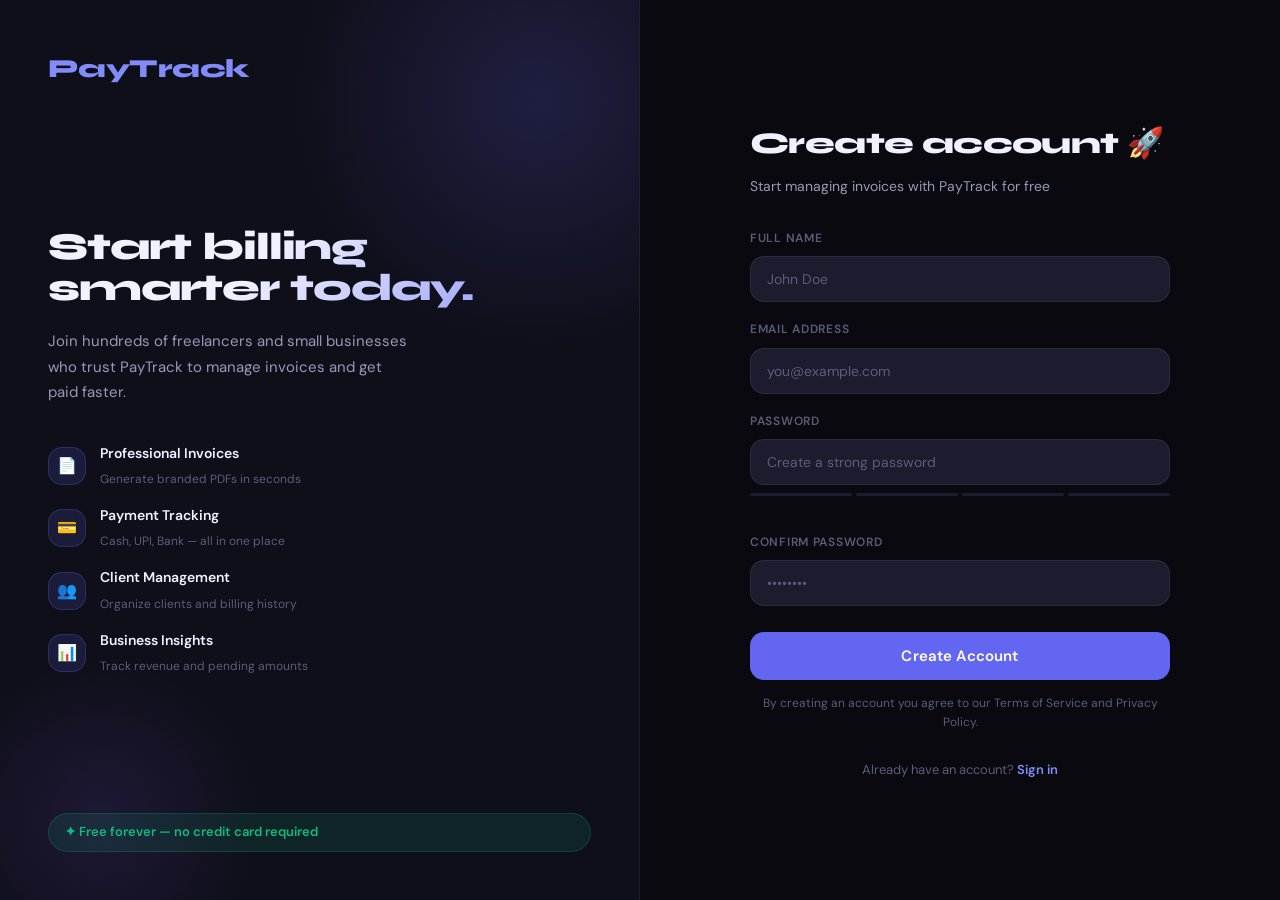
<file: register.html>
<!DOCTYPE html>
<html lang="en">
<head>
  <meta charset="UTF-8" />
  <meta name="viewport" content="width=device-width, initial-scale=1.0"/>
  <title>Register | PayTrack</title>

  <link rel="stylesheet" href="css/main.css" />
  <link href="https://fonts.googleapis.com/css2?family=Syne:wght@600;700;800&family=DM+Sans:opsz,wght@9..40,300;9..40,400;9..40,500;9..40,600&display=swap" rel="stylesheet">

  <style>
    /* =====================
       PAGE LAYOUT
       ===================== */
    body {
      min-height: 100vh;
      display: grid;
      grid-template-columns: 1fr 1fr;
      background: var(--bg-base);
      overflow: hidden;
    }

    /* =====================
       LEFT PANEL — Branding
       ===================== */
    .auth-left {
      position: relative;
      display: flex;
      flex-direction: column;
      justify-content: space-between;
      padding: 48px;
      background: var(--bg-surface);
      border-right: 1px solid var(--border);
      overflow: hidden;
    }

    .auth-left::before {
      content: '';
      position: absolute;
      width: 500px;
      height: 500px;
      border-radius: 50%;
      background: radial-gradient(circle, rgba(99,102,241,0.18) 0%, transparent 70%);
      top: -150px;
      right: -150px;
      animation: floatOrb 9s ease-in-out infinite;
      pointer-events: none;
    }

    .auth-left::after {
      content: '';
      position: absolute;
      width: 320px;
      height: 320px;
      border-radius: 50%;
      background: radial-gradient(circle, rgba(139,92,246,0.12) 0%, transparent 70%);
      bottom: -80px;
      left: -60px;
      animation: floatOrb 11s ease-in-out infinite reverse;
      pointer-events: none;
    }

    @keyframes floatOrb {
      0%, 100% { transform: translate(0, 0) scale(1); }
      33%       { transform: translate(-25px, 20px) scale(1.05); }
      66%       { transform: translate(20px, -25px) scale(0.95); }
    }

    .brand-logo {
      font-family: var(--font-display);
      font-size: 26px;
      font-weight: 800;
      color: var(--accent-light);
      letter-spacing: -0.02em;
      position: relative;
      z-index: 1;
    }

    .brand-center {
      position: relative;
      z-index: 1;
    }

    .brand-center h2 {
      font-family: var(--font-display);
      font-size: 38px;
      font-weight: 800;
      letter-spacing: -0.03em;
      line-height: 1.1;
      margin-bottom: 20px;
      background: linear-gradient(135deg, var(--text-primary) 40%, var(--accent-light));
      -webkit-background-clip: text;
      -webkit-text-fill-color: transparent;
      background-clip: text;
    }

    .brand-center p {
      color: var(--text-secondary);
      font-size: 15px;
      line-height: 1.7;
      max-width: 360px;
      margin-bottom: 36px;
    }

    /* Feature checklist */
    .feature-list {
      display: flex;
      flex-direction: column;
      gap: 14px;
    }

    .feature-item {
      display: flex;
      align-items: center;
      gap: 14px;
      animation: fadeUp 0.6s cubic-bezier(0.4,0,0.2,1) both;
    }

    .feature-item:nth-child(1) { animation-delay: 0.1s; }
    .feature-item:nth-child(2) { animation-delay: 0.2s; }
    .feature-item:nth-child(3) { animation-delay: 0.3s; }
    .feature-item:nth-child(4) { animation-delay: 0.4s; }

    .feature-icon {
      width: 38px;
      height: 38px;
      border-radius: var(--radius-md);
      background: var(--accent-dim);
      border: 1px solid rgba(99,102,241,0.25);
      display: flex;
      align-items: center;
      justify-content: center;
      font-size: 16px;
      flex-shrink: 0;
    }

    .feature-text strong {
      display: block;
      font-size: 14px;
      font-weight: 600;
      color: var(--text-primary);
      margin-bottom: 2px;
    }

    .feature-text span {
      font-size: 12px;
      color: var(--text-muted);
    }

    /* Bottom badge */
    .free-badge {
      display: inline-flex;
      align-items: center;
      gap: 8px;
      background: var(--success-dim);
      border: 1px solid rgba(16,185,129,0.2);
      border-radius: var(--radius-full);
      padding: 8px 16px;
      font-size: 13px;
      font-weight: 600;
      color: var(--success);
      position: relative;
      z-index: 1;
    }

    /* =====================
       RIGHT PANEL — Form
       ===================== */
    .auth-right {
      display: flex;
      align-items: center;
      justify-content: center;
      padding: 48px;
      overflow-y: auto;
    }

    .register-card {
      width: 100%;
      max-width: 420px;
      animation: fadeUp 0.6s cubic-bezier(0.4,0,0.2,1) both;
    }

    /* Header */
    .register-card-header {
      margin-bottom: 32px;
    }

    .register-card-header h1 {
      font-family: var(--font-display);
      font-size: 30px;
      font-weight: 800;
      letter-spacing: -0.02em;
      color: var(--text-primary);
      margin-bottom: 8px;
    }

    .register-card-header p {
      color: var(--text-secondary);
      font-size: 14px;
    }

    /* Form groups */
    .form-group {
      display: flex;
      flex-direction: column;
      margin-bottom: 18px;
    }

    .form-group label {
      font-size: 12px;
      font-weight: 600;
      letter-spacing: 0.06em;
      text-transform: uppercase;
      color: var(--text-muted);
      margin-bottom: 8px;
    }

    .input-wrap {
      position: relative;
    }

    .input-wrap input {
      width: 100%;
      padding: 13px 16px;
      background: var(--bg-elevated);
      border: 1px solid var(--border);
      border-radius: var(--radius-md);
      color: var(--text-primary);
      font-size: 14px;
      transition: var(--transition);
      outline: none;
    }

    .input-wrap input:focus {
      border-color: var(--accent);
      background: var(--bg-card);
      box-shadow: 0 0 0 3px var(--accent-dim);
    }

    .input-wrap input::placeholder {
      color: var(--text-muted);
    }

    /* Two-col grid for name + email */
    .form-row {
      display: grid;
      grid-template-columns: 1fr 1fr;
      gap: 14px;
    }

    /* Password strength indicator */
    .password-strength {
      display: flex;
      gap: 4px;
      margin-top: 8px;
    }

    .strength-bar {
      height: 3px;
      flex: 1;
      border-radius: 2px;
      background: var(--bg-elevated);
      transition: var(--transition);
    }

    .strength-bar.weak   { background: var(--danger); }
    .strength-bar.medium { background: var(--warning); }
    .strength-bar.strong { background: var(--success); }

    .strength-label {
      font-size: 11px;
      color: var(--text-muted);
      margin-top: 5px;
      text-align: right;
      min-height: 14px;
      transition: var(--transition);
    }

    /* Submit button */
    .register-btn {
      width: 100%;
      padding: 14px;
      background: var(--accent);
      color: #fff;
      border: none;
      border-radius: var(--radius-md);
      font-size: 15px;
      font-weight: 600;
      letter-spacing: 0.01em;
      cursor: pointer;
      transition: var(--transition);
      margin-top: 8px;
      position: relative;
      overflow: hidden;
    }

    .register-btn::after {
      content: '';
      position: absolute;
      inset: 0;
      background: linear-gradient(135deg, rgba(255,255,255,0.1), transparent);
      opacity: 0;
      transition: var(--transition);
    }

    .register-btn:hover {
      background: var(--accent-light);
      transform: translateY(-1px);
      box-shadow: 0 8px 24px var(--accent-glow);
    }

    .register-btn:hover::after { opacity: 1; }
    .register-btn:active { transform: translateY(0); }

    .register-btn.loading {
      opacity: 0.7;
      cursor: not-allowed;
      pointer-events: none;
    }

    /* Terms note */
    .terms-note {
      font-size: 12px;
      color: var(--text-muted);
      text-align: center;
      margin-top: 14px;
      line-height: 1.6;
    }

    /* Error message */
    .error-msg {
      background: var(--danger-dim);
      border: 1px solid rgba(239,68,68,0.25);
      border-radius: var(--radius-md);
      padding: 10px 14px;
      font-size: 13px;
      color: #fca5a5;
      margin-bottom: 16px;
      display: none;
      animation: fadeUp 0.3s ease both;
    }

    .error-msg.show { display: block; }

    /* Footer link */
    .auth-footer-text {
      margin-top: 28px;
      text-align: center;
      font-size: 13px;
      color: var(--text-muted);
    }

    .auth-footer-text a {
      color: var(--accent-light);
      font-weight: 600;
      transition: var(--transition);
    }

    .auth-footer-text a:hover {
      color: var(--text-primary);
    }

    /* =====================
       RESPONSIVE
       ===================== */
    @media (max-width: 900px) {
      body {
        grid-template-columns: 1fr;
        overflow: auto;
      }

      .auth-left { display: none; }

      .auth-right {
        min-height: 100vh;
        padding: 32px 24px;
        align-items: flex-start;
        padding-top: 48px;
      }

      .form-row {
        grid-template-columns: 1fr;
      }
    }
  </style>
</head>
<body>

  <!-- LEFT PANEL -->
  <div class="auth-left">
    <div class="brand-logo">PayTrack</div>

    <div class="brand-center">
      <h2>Start billing<br>smarter today.</h2>
      <p>Join hundreds of freelancers and small businesses who trust PayTrack to manage invoices and get paid faster.</p>

      <div class="feature-list">
        <div class="feature-item">
          <div class="feature-icon">📄</div>
          <div class="feature-text">
            <strong>Professional Invoices</strong>
            <span>Generate branded PDFs in seconds</span>
          </div>
        </div>
        <div class="feature-item">
          <div class="feature-icon">💳</div>
          <div class="feature-text">
            <strong>Payment Tracking</strong>
            <span>Cash, UPI, Bank — all in one place</span>
          </div>
        </div>
        <div class="feature-item">
          <div class="feature-icon">👥</div>
          <div class="feature-text">
            <strong>Client Management</strong>
            <span>Organize clients and billing history</span>
          </div>
        </div>
        <div class="feature-item">
          <div class="feature-icon">📊</div>
          <div class="feature-text">
            <strong>Business Insights</strong>
            <span>Track revenue and pending amounts</span>
          </div>
        </div>
      </div>
    </div>

    <div class="free-badge">
      ✦ Free forever — no credit card required
    </div>
  </div>

  <!-- RIGHT PANEL -->
  <div class="auth-right">
    <div class="register-card">

      <div class="register-card-header">
        <h1>Create account 🚀</h1>
        <p>Start managing invoices with PayTrack for free</p>
      </div>

      <div class="error-msg" id="errorMsg"></div>

      <form id="registerForm" autocomplete="off">

        <div class="form-group">
          <label>Full Name</label>
          <div class="input-wrap">
            <input
              type="text"
              id="name"
              placeholder="John Doe"
              required
              autocomplete="name"
            />
          </div>
        </div>

        <div class="form-group">
          <label>Email address</label>
          <div class="input-wrap">
            <input
              type="email"
              id="email"
              placeholder="you@example.com"
              required
              autocomplete="email"
            />
          </div>
        </div>

        <div class="form-group">
          <label>Password</label>
          <div class="input-wrap">
            <input
              type="password"
              id="password"
              placeholder="Create a strong password"
              required
              autocomplete="new-password"
            />
          </div>
          <div class="password-strength" id="strengthBars">
            <div class="strength-bar" id="bar1"></div>
            <div class="strength-bar" id="bar2"></div>
            <div class="strength-bar" id="bar3"></div>
            <div class="strength-bar" id="bar4"></div>
          </div>
          <div class="strength-label" id="strengthLabel"></div>
        </div>

        <div class="form-group">
          <label>Confirm Password</label>
          <div class="input-wrap">
            <input
              type="password"
              id="confirmPassword"
              placeholder="••••••••"
              required
              autocomplete="new-password"
            />
          </div>
        </div>

        <button type="submit" class="register-btn" id="registerBtn">
          Create Account
        </button>

        <p class="terms-note">
          By creating an account you agree to our Terms of Service and Privacy Policy.
        </p>
      </form>

      <div class="auth-footer-text">
        Already have an account? <a href="login.html">Sign in</a>
      </div>

    </div>
  </div>

  <script src="js/api.js"></script>
  <script src="js/auth.js"></script>
  <script>
    /* ---- Password Strength (kept from original) ---- */
    const passwordInput = document.getElementById("password");
    const bars = [
      document.getElementById("bar1"),
      document.getElementById("bar2"),
      document.getElementById("bar3"),
      document.getElementById("bar4"),
    ];
    const strengthLabel = document.getElementById("strengthLabel");

    function getStrength(val) {
      let score = 0;
      if (val.length >= 8)              score++;
      if (/[A-Z]/.test(val))            score++;
      if (/[0-9]/.test(val))            score++;
      if (/[^A-Za-z0-9]/.test(val))    score++;
      return score;
    }

    passwordInput.addEventListener("input", () => {
      const val = passwordInput.value;
      const score = getStrength(val);

      const levels = ["", "weak", "weak", "medium", "strong"];
      const labels = ["", "Weak", "Fair", "Good", "Strong"];
      const colors = ["", "var(--danger)", "var(--warning)", "var(--warning)", "var(--success)"];

      bars.forEach((bar, i) => {
        bar.className = "strength-bar";
        if (val.length > 0 && i < score) {
          bar.classList.add(levels[score]);
        }
      });

      strengthLabel.textContent = val.length > 0 ? labels[score] : "";
      strengthLabel.style.color = val.length > 0 ? colors[score] : "";
    });
  </script>
</body>
</html>
</file>
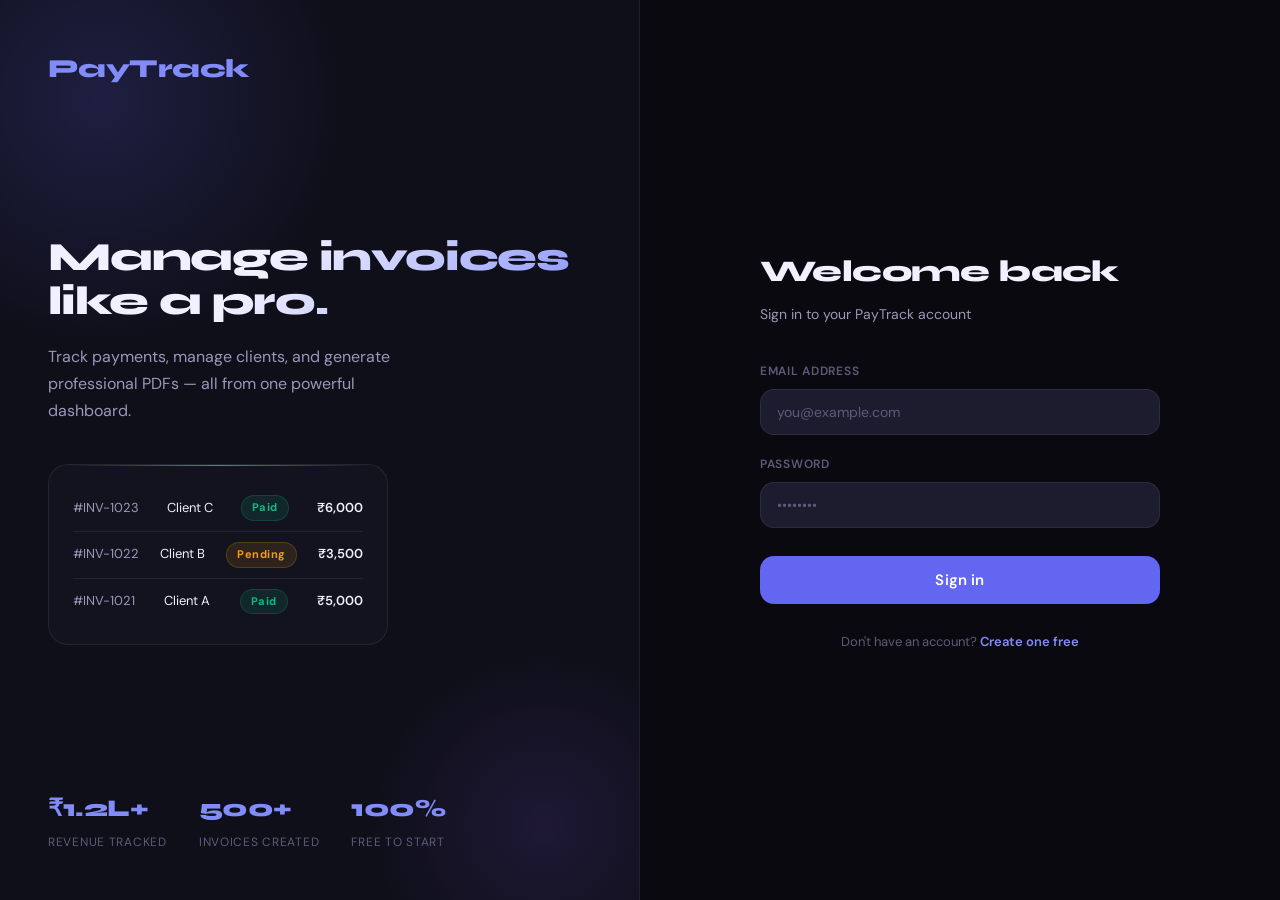
<file: settings.html>
<!DOCTYPE html>
<html lang="en">
<head>
  <meta charset="UTF-8" />
  <meta name="viewport" content="width=device-width, initial-scale=1.0"/>
  <title>Settings | PayTrack</title>

  <link rel="stylesheet" href="css/main.css" />
  <link rel="stylesheet" href="css/settings.css" />
  <link href="https://fonts.googleapis.com/css2?family=Syne:wght@600;700;800&family=DM+Sans:opsz,wght@9..40,300;9..40,400;9..40,500;9..40,600&display=swap" rel="stylesheet">
</head>
<body>

  <!-- TOP NAV -->
  <header class="top-nav">
    <span class="logo">PayTrack</span>
    <button class="btn-secondary" onclick="history.back()">← Back</button>
  </header>

  <!-- MAIN -->
  <main class="page">

    <div class="page-header">
      <h1>Settings</h1>
      <p>Manage your preferences, invoice defaults, and payment methods</p>
    </div>

    <!-- =========================
         APPEARANCE
         ========================= -->
    <div class="card">
      <div class="card-header">
        <div class="card-icon">🎨</div>
        <div>
          <h3>Appearance</h3>
          <p>Customize how PayTrack looks</p>
        </div>
      </div>

      <div class="toggle-row">
        <div class="toggle-info">
          <strong>Dark Mode</strong>
          <span>Use a dark color scheme across the app</span>
        </div>
        <label class="toggle">
          <input type="checkbox" id="darkModeToggle" />
          <span class="toggle-slider"></span>
        </label>
      </div>
    </div>

    <!-- =========================
         INVOICE DEFAULTS
         ========================= -->
    <div class="card">
      <div class="card-header">
        <div class="card-icon">📄</div>
        <div>
          <h3>Invoice Defaults</h3>
          <p>Pre-fill values used when creating new invoices</p>
        </div>
      </div>

      <div class="form-row">
        <div class="form-group">
          <label>Invoice Prefix</label>
          <input type="text" id="invoicePrefix" placeholder="INV" />
        </div>
        <div class="form-group">
          <label>Default GST (%)</label>
          <input type="number" id="gstPercent" placeholder="18" />
        </div>
      </div>

      <div class="form-row">
        <div class="form-group">
          <label>Default Due Days</label>
          <input type="number" id="dueDays" placeholder="15" />
        </div>
        <div class="form-group">
          <label>Currency</label>
          <select id="currency">
            <option value="₹">₹ INR — Indian Rupee</option>
            <option value="$">$ USD — US Dollar</option>
            <option value="€">€ EUR — Euro</option>
          </select>
        </div>
      </div>

      <button class="btn-primary" id="saveInvoiceSettings">
        Save Invoice Settings
      </button>
    </div>

    <!-- =========================
         PAYMENT METHODS
         ========================= -->
    <div class="card">
      <div class="card-header">
        <div class="card-icon">💳</div>
        <div>
          <h3>Payment Methods</h3>
          <p>Choose which payment options appear on your invoices</p>
        </div>
      </div>

      <div class="toggle-row">
        <div class="toggle-info">
          <strong>Cash</strong>
          <span>Accept payments in cash</span>
        </div>
        <label class="toggle">
          <input type="checkbox" id="payCash" />
          <span class="toggle-slider"></span>
        </label>
      </div>

      <div class="toggle-row">
        <div class="toggle-info">
          <strong>UPI</strong>
          <span>Accept UPI / QR-based payments</span>
        </div>
        <label class="toggle">
          <input type="checkbox" id="payUpi" />
          <span class="toggle-slider"></span>
        </label>
      </div>

      <div class="upi-field form-group">
        <label>UPI ID</label>
        <input type="text" id="upiId" placeholder="yourname@upi" />
      </div>

      <div class="toggle-row">
        <div class="toggle-info">
          <strong>Bank Transfer</strong>
          <span>Accept NEFT / RTGS bank transfers</span>
        </div>
        <label class="toggle">
          <input type="checkbox" id="payBank" />
          <span class="toggle-slider"></span>
        </label>
      </div>

      <div class="bank-field form-group">
        <label>Bank Details</label>
        <textarea
          id="bankDetails"
          placeholder="Bank name, Account number, IFSC code…"
          rows="3"
        ></textarea>
      </div>

      <button class="btn-primary" id="savePaymentSettings">
        Save Payment Settings
      </button>
    </div>

    <!-- =========================
         ACCOUNT (future)
         ========================= -->
    <div class="card muted-card">
      <div class="card-header">
        <div class="card-icon">👤</div>
        <div>
          <h3>Account</h3>
          <p>More account settings coming soon</p>
        </div>
      </div>
      <p class="muted">Team management, API keys, and advanced account controls will appear here.</p>
    </div>

  </main>

  <script src="js/api.js"></script>
  <script src="js/nav.js"></script>
  <script src="js/settings.js"></script>
</body>
</html>
</file>
<file: css/main.css>
/* ============================================================
   PayTrack — Global Design System
   Theme: Dark luxury fintech with indigo accents
   Font: DM Sans (body) + Syne (display)
   ============================================================ */

@import url('https://fonts.googleapis.com/css2?family=Syne:wght@600;700;800&family=DM+Sans:ital,opsz,wght@0,9..40,300;0,9..40,400;0,9..40,500;0,9..40,600;1,9..40,400&display=swap');

/* ============================================================
   CSS VARIABLES
   ============================================================ */
:root {
  /* Core Palette */
  --bg-base:        #09090f;
  --bg-surface:     #0f0f1a;
  --bg-card:        #13131f;
  --bg-card-hover:  #18182a;
  --bg-elevated:    #1c1c2e;

  /* Borders */
  --border:         rgba(255, 255, 255, 0.07);
  --border-hover:   rgba(99, 102, 241, 0.4);
  --border-focus:   #6366f1;

  /* Accent — Indigo */
  --accent:         #6366f1;
  --accent-light:   #818cf8;
  --accent-dim:     rgba(99, 102, 241, 0.15);
  --accent-glow:    rgba(99, 102, 241, 0.3);

  /* Semantic colors */
  --success:        #10b981;
  --success-dim:    rgba(16, 185, 129, 0.12);
  --warning:        #f59e0b;
  --warning-dim:    rgba(245, 158, 11, 0.12);
  --danger:         #ef4444;
  --danger-dim:     rgba(239, 68, 68, 0.12);

  /* Text */
  --text-primary:   #f0f0ff;
  --text-secondary: #9898b8;
  --text-muted:     #5c5c7a;

  /* Fonts */
  --font-display:   'Syne', sans-serif;
  --font-body:      'DM Sans', sans-serif;

  /* Radii */
  --radius-sm:      8px;
  --radius-md:      14px;
  --radius-lg:      20px;
  --radius-xl:      28px;
  --radius-full:    999px;

  /* Shadows */
  --shadow-sm:      0 2px 8px rgba(0,0,0,0.3);
  --shadow-md:      0 8px 24px rgba(0,0,0,0.4);
  --shadow-lg:      0 20px 60px rgba(0,0,0,0.5);
  --shadow-accent:  0 0 30px rgba(99, 102, 241, 0.2);

  /* Transitions */
  --transition:     all 0.22s cubic-bezier(0.4, 0, 0.2, 1);
  --transition-slow: all 0.4s cubic-bezier(0.4, 0, 0.2, 1);
}

/* ============================================================
   RESET & BASE
   ============================================================ */
*, *::before, *::after {
  margin: 0;
  padding: 0;
  box-sizing: border-box;
}

html {
  scroll-behavior: smooth;
}

body {
  background-color: var(--bg-base);
  color: var(--text-primary);
  font-family: var(--font-body);
  font-size: 15px;
  line-height: 1.6;
  -webkit-font-smoothing: antialiased;
  min-height: 100vh;

  /* Subtle background texture */
  background-image:
    radial-gradient(ellipse 80% 50% at 50% -20%, rgba(99,102,241,0.12), transparent),
    radial-gradient(ellipse 60% 40% at 80% 100%, rgba(139,92,246,0.06), transparent);
}

a {
  text-decoration: none;
  color: inherit;
  transition: var(--transition);
}

button {
  font-family: var(--font-body);
  cursor: pointer;
  border: none;
  background: none;
  transition: var(--transition);
}

input, textarea, select {
  font-family: var(--font-body);
  font-size: 14px;
}

img {
  max-width: 100%;
}

/* ============================================================
   UTILITY
   ============================================================ */
.container {
  width: 90%;
  max-width: 1200px;
  margin: 0 auto;
}

.muted {
  color: var(--text-muted);
  font-size: 14px;
}

/* ============================================================
   BUTTONS
   ============================================================ */
.btn-primary {
  display: inline-flex;
  align-items: center;
  gap: 8px;
  background: var(--accent);
  color: #ffffff;
  padding: 11px 22px;
  border-radius: var(--radius-md);
  font-size: 14px;
  font-weight: 600;
  letter-spacing: 0.01em;
  border: 1px solid transparent;
  transition: var(--transition);
  position: relative;
  overflow: hidden;
}

.btn-primary::before {
  content: '';
  position: absolute;
  inset: 0;
  background: linear-gradient(135deg, rgba(255,255,255,0.1), transparent);
  opacity: 0;
  transition: var(--transition);
}

.btn-primary:hover {
  background: var(--accent-light);
  transform: translateY(-1px);
  box-shadow: 0 8px 24px var(--accent-glow);
}

.btn-primary:hover::before {
  opacity: 1;
}

.btn-primary:active {
  transform: translateY(0);
}

.btn-secondary {
  display: inline-flex;
  align-items: center;
  gap: 8px;
  background: rgba(255,255,255,0.05);
  color: var(--text-primary);
  padding: 11px 22px;
  border-radius: var(--radius-md);
  font-size: 14px;
  font-weight: 500;
  border: 1px solid var(--border);
  transition: var(--transition);
}

.btn-secondary:hover {
  background: rgba(255,255,255,0.09);
  border-color: var(--border-hover);
  transform: translateY(-1px);
}

.btn-outline {
  color: var(--accent-light);
  font-weight: 600;
  font-size: 14px;
  padding: 8px 16px;
  border-radius: var(--radius-md);
  border: 1px solid var(--border);
  transition: var(--transition);
}

.btn-outline:hover {
  background: var(--accent-dim);
  border-color: var(--accent);
}

/* ============================================================
   NAVBAR (Landing Page)
   ============================================================ */
.navbar {
  background: rgba(9, 9, 15, 0.85);
  backdrop-filter: blur(20px);
  -webkit-backdrop-filter: blur(20px);
  border-bottom: 1px solid var(--border);
  position: sticky;
  top: 0;
  z-index: 100;
}

.nav-content {
  display: flex;
  justify-content: space-between;
  align-items: center;
  padding: 18px 0;
}

.logo {
  font-family: var(--font-display);
  font-size: 22px;
  font-weight: 800;
  color: var(--accent-light);
  letter-spacing: -0.02em;
}

.nav-links {
  display: flex;
  align-items: center;
  gap: 8px;
}

.nav-links a {
  color: var(--text-secondary);
  font-size: 14px;
  font-weight: 500;
  padding: 8px 14px;
  border-radius: var(--radius-sm);
  transition: var(--transition);
}

.nav-links a:hover {
  color: var(--text-primary);
  background: rgba(255,255,255,0.05);
}

/* ============================================================
   HERO SECTION
   ============================================================ */
.hero {
  padding: 100px 0 80px;
  position: relative;
  overflow: hidden;
}

.hero::before {
  content: '';
  position: absolute;
  width: 700px;
  height: 700px;
  border-radius: 50%;
  background: radial-gradient(circle, rgba(99,102,241,0.12) 0%, transparent 70%);
  top: -200px;
  left: -200px;
  pointer-events: none;
}

.hero-content {
  display: flex;
  justify-content: space-between;
  align-items: center;
  flex-wrap: wrap;
  gap: 48px;
  position: relative;
  z-index: 1;
}

.hero-text {
  max-width: 560px;
}

.hero-text h1 {
  font-family: var(--font-display);
  font-size: 52px;
  font-weight: 800;
  line-height: 1.1;
  letter-spacing: -0.03em;
  margin-bottom: 24px;
  background: linear-gradient(135deg, #f0f0ff 30%, var(--accent-light));
  -webkit-background-clip: text;
  -webkit-text-fill-color: transparent;
  background-clip: text;
  animation: fadeUp 0.8s cubic-bezier(0.4,0,0.2,1) both;
}

.hero-text p {
  font-size: 18px;
  color: var(--text-secondary);
  margin-bottom: 36px;
  line-height: 1.7;
  animation: fadeUp 0.8s 0.1s cubic-bezier(0.4,0,0.2,1) both;
}

.hero-buttons {
  display: flex;
  gap: 14px;
  flex-wrap: wrap;
  animation: fadeUp 0.8s 0.2s cubic-bezier(0.4,0,0.2,1) both;
}

/* Hero Card */
.hero-card {
  background: var(--bg-card);
  border: 1px solid var(--border);
  padding: 36px 32px;
  border-radius: var(--radius-xl);
  text-align: center;
  min-width: 260px;
  box-shadow: var(--shadow-lg), var(--shadow-accent);
  animation: fadeUp 0.8s 0.3s cubic-bezier(0.4,0,0.2,1) both;
  position: relative;
  overflow: hidden;
}

.hero-card::before {
  content: '';
  position: absolute;
  top: 0; left: 0; right: 0;
  height: 1px;
  background: linear-gradient(90deg, transparent, var(--accent), transparent);
}

.hero-card h3 {
  font-family: var(--font-display);
  font-size: 42px;
  font-weight: 800;
  color: var(--accent-light);
  letter-spacing: -0.03em;
  margin-bottom: 6px;
}

.hero-card span {
  color: var(--text-muted);
  font-size: 13px;
  text-transform: uppercase;
  letter-spacing: 0.08em;
}

.card-line {
  height: 1px;
  background: var(--border);
  margin: 20px 0;
}

.hero-card p {
  color: var(--text-secondary);
  font-size: 14px;
}

/* ============================================================
   FEATURES SECTION
   ============================================================ */
.features {
  padding: 90px 0;
  position: relative;
}

.features h2 {
  font-family: var(--font-display);
  text-align: center;
  font-size: 38px;
  font-weight: 800;
  letter-spacing: -0.02em;
  margin-bottom: 14px;
  background: linear-gradient(135deg, var(--text-primary) 50%, var(--accent-light));
  -webkit-background-clip: text;
  -webkit-text-fill-color: transparent;
  background-clip: text;
}

.features > .container > p {
  text-align: center;
  color: var(--text-secondary);
  margin-bottom: 56px;
}

.feature-grid {
  display: grid;
  grid-template-columns: repeat(auto-fit, minmax(240px, 1fr));
  gap: 20px;
}

.feature-card {
  background: var(--bg-card);
  border: 1px solid var(--border);
  padding: 32px 28px;
  border-radius: var(--radius-lg);
  transition: var(--transition);
  position: relative;
  overflow: hidden;
}

.feature-card::after {
  content: '';
  position: absolute;
  bottom: 0; left: 0; right: 0;
  height: 2px;
  background: linear-gradient(90deg, var(--accent), var(--accent-light));
  transform: scaleX(0);
  transform-origin: left;
  transition: var(--transition);
}

.feature-card:hover {
  border-color: var(--border-hover);
  background: var(--bg-card-hover);
  transform: translateY(-4px);
  box-shadow: var(--shadow-md);
}

.feature-card:hover::after {
  transform: scaleX(1);
}

.feature-card h3 {
  font-size: 17px;
  font-weight: 600;
  margin-bottom: 10px;
  color: var(--text-primary);
}

.feature-card p {
  color: var(--text-secondary);
  font-size: 14px;
  line-height: 1.65;
}

/* ============================================================
   PRICING SECTION
   ============================================================ */
.pricing {
  padding: 90px 0;
  background: var(--bg-surface);
  position: relative;
}

.pricing::before {
  content: '';
  position: absolute;
  inset: 0;
  background: radial-gradient(ellipse 60% 50% at 50% 0%, rgba(99,102,241,0.08), transparent);
  pointer-events: none;
}

.pricing h2 {
  font-family: var(--font-display);
  text-align: center;
  font-size: 38px;
  font-weight: 800;
  letter-spacing: -0.02em;
  margin-bottom: 14px;
  background: linear-gradient(135deg, var(--text-primary) 50%, var(--accent-light));
  -webkit-background-clip: text;
  -webkit-text-fill-color: transparent;
  background-clip: text;
}

.pricing-grid {
  display: grid;
  grid-template-columns: repeat(auto-fit, minmax(260px, 1fr));
  gap: 22px;
  margin-top: 56px;
  position: relative;
}

.price-card {
  background: var(--bg-card);
  border: 1px solid var(--border);
  padding: 36px 28px;
  border-radius: var(--radius-xl);
  transition: var(--transition);
  position: relative;
  overflow: hidden;
}

.price-card:hover {
  border-color: var(--border-hover);
  transform: translateY(-4px);
  box-shadow: var(--shadow-md);
}

.price-card h3 {
  font-family: var(--font-display);
  font-size: 13px;
  font-weight: 700;
  letter-spacing: 0.12em;
  text-transform: uppercase;
  color: var(--text-muted);
  margin-bottom: 16px;
}

.price {
  font-family: var(--font-display);
  font-size: 40px;
  font-weight: 800;
  color: var(--text-primary);
  letter-spacing: -0.03em;
  margin-bottom: 28px;
}

.price-card ul {
  list-style: none;
  display: flex;
  flex-direction: column;
  gap: 12px;
}

.price-card li {
  color: var(--text-secondary);
  font-size: 14px;
  display: flex;
  align-items: center;
  gap: 8px;
}

.price-card.highlight {
  border-color: var(--accent);
  background: linear-gradient(135deg, var(--bg-card), rgba(99,102,241,0.08));
  box-shadow: 0 0 40px rgba(99,102,241,0.15);
}

.price-card.highlight::before {
  content: 'MOST POPULAR';
  position: absolute;
  top: 18px;
  right: 18px;
  font-size: 10px;
  font-weight: 700;
  letter-spacing: 0.1em;
  color: var(--accent-light);
  background: var(--accent-dim);
  padding: 4px 10px;
  border-radius: var(--radius-full);
  border: 1px solid rgba(99,102,241,0.3);
}

.price-card.highlight .price {
  color: var(--accent-light);
}

/* ============================================================
   FOOTER
   ============================================================ */
.footer {
  background: var(--bg-surface);
  border-top: 1px solid var(--border);
  padding: 28px 0;
  text-align: center;
}

.footer p {
  color: var(--text-muted);
  font-size: 13px;
}

/* ============================================================
   TOP NAV (App pages)
   ============================================================ */
.top-nav {
  height: 64px;
  background: rgba(9, 9, 15, 0.9);
  backdrop-filter: blur(20px);
  -webkit-backdrop-filter: blur(20px);
  display: flex;
  align-items: center;
  justify-content: space-between;
  padding: 0 28px;
  border-bottom: 1px solid var(--border);
  position: sticky;
  top: 0;
  z-index: 100;
}

/* ============================================================
   CARDS (Shared)
   ============================================================ */
.card {
  background: var(--bg-card);
  border: 1px solid var(--border);
  border-radius: var(--radius-lg);
  padding: 24px;
  transition: var(--transition);
}

/* ============================================================
   FORM ELEMENTS (Shared)
   ============================================================ */
.form-group {
  display: flex;
  flex-direction: column;
  margin-bottom: 18px;
}

.form-group label,
label {
  font-size: 12px;
  font-weight: 600;
  letter-spacing: 0.06em;
  text-transform: uppercase;
  color: var(--text-muted);
  margin-bottom: 8px;
  display: block;
}

input[type="text"],
input[type="email"],
input[type="password"],
input[type="number"],
input[type="url"],
textarea,
select {
  width: 100%;
  padding: 12px 16px;
  background: var(--bg-elevated);
  border: 1px solid var(--border);
  border-radius: var(--radius-md);
  color: var(--text-primary);
  font-size: 14px;
  font-family: var(--font-body);
  transition: var(--transition);
  outline: none;
}

input[type="text"]:focus,
input[type="email"]:focus,
input[type="password"]:focus,
input[type="number"]:focus,
input[type="url"]:focus,
textarea:focus,
select:focus {
  border-color: var(--border-focus);
  background: var(--bg-card);
  box-shadow: 0 0 0 3px var(--accent-dim);
}

input[type="text"]::placeholder,
input[type="email"]::placeholder,
input[type="password"]::placeholder,
input[type="number"]::placeholder,
input[type="url"]::placeholder,
textarea::placeholder {
  color: var(--text-muted);
}

select option {
  background: var(--bg-elevated);
  color: var(--text-primary);
}

textarea {
  resize: vertical;
  min-height: 90px;
}

input:disabled {
  opacity: 0.5;
  cursor: not-allowed;
}

/* ============================================================
   STATUS BADGES
   ============================================================ */
.status {
  display: inline-flex;
  align-items: center;
  gap: 6px;
  padding: 4px 12px;
  border-radius: var(--radius-full);
  font-size: 11px;
  font-weight: 700;
  letter-spacing: 0.06em;
  text-transform: uppercase;
}

.status.paid,
.paid {
  background: var(--success-dim);
  color: var(--success);
  border: 1px solid rgba(16,185,129,0.2);
}

.status.pending,
.pending {
  background: var(--warning-dim);
  color: var(--warning);
  border: 1px solid rgba(245,158,11,0.2);
}

/* ============================================================
   PAGE LAYOUT
   ============================================================ */
.page {
  max-width: 760px;
  margin: 40px auto;
  padding: 0 24px;
}

.page h1 {
  font-family: var(--font-display);
  font-size: 28px;
  font-weight: 800;
  letter-spacing: -0.02em;
  margin-bottom: 28px;
  color: var(--text-primary);
}

.page-header {
  margin-bottom: 28px;
}

.page-header h1 {
  font-family: var(--font-display);
  font-size: 28px;
  font-weight: 800;
  letter-spacing: -0.02em;
  color: var(--text-primary);
  margin-bottom: 6px;
}

/* ============================================================
   ANIMATIONS
   ============================================================ */
@keyframes fadeUp {
  from {
    opacity: 0;
    transform: translateY(20px);
  }
  to {
    opacity: 1;
    transform: translateY(0);
  }
}

@keyframes fadeIn {
  from { opacity: 0; }
  to   { opacity: 1; }
}

@keyframes shimmer {
  0%   { background-position: -200% center; }
  100% { background-position: 200% center; }
}

@keyframes pulse-glow {
  0%, 100% { box-shadow: 0 0 20px var(--accent-glow); }
  50%       { box-shadow: 0 0 40px var(--accent-glow), 0 0 80px var(--accent-dim); }
}

.animate-fade-up {
  animation: fadeUp 0.6s cubic-bezier(0.4,0,0.2,1) both;
}

/* Stagger children */
.stagger > *:nth-child(1) { animation-delay: 0.05s; }
.stagger > *:nth-child(2) { animation-delay: 0.10s; }
.stagger > *:nth-child(3) { animation-delay: 0.15s; }
.stagger > *:nth-child(4) { animation-delay: 0.20s; }

/* ============================================================
   SCROLLBAR
   ============================================================ */
::-webkit-scrollbar {
  width: 6px;
  height: 6px;
}

::-webkit-scrollbar-track {
  background: var(--bg-base);
}

::-webkit-scrollbar-thumb {
  background: var(--bg-elevated);
  border-radius: 3px;
}

::-webkit-scrollbar-thumb:hover {
  background: var(--accent);
}

/* ============================================================
   SELECTION
   ============================================================ */
::selection {
  background: var(--accent-dim);
  color: var(--accent-light);
}

/* ============================================================
   RESPONSIVE
   ============================================================ */
@media (max-width: 768px) {
  .hero-content {
    flex-direction: column;
    text-align: center;
  }

  .hero-text h1 {
    font-size: 36px;
  }

  .hero-buttons {
    justify-content: center;
  }

  .hero-card {
    width: 100%;
  }

  .nav-links {
    display: none;
  }

  .page {
    margin: 24px auto;
  }
}
</file>
<file: css/add-item.css>
/* ============================================================
   PayTrack — Add Item Page Styles
   ============================================================ */

/* ============================================================
   BASE
   ============================================================ */
* { box-sizing: border-box; }

body {
  margin: 0;
  background: var(--bg-base);
  color: var(--text-primary);
  font-family: var(--font-body);
  min-height: 100vh;
}

/* ============================================================
   TOP NAV
   ============================================================ */
.top-nav {
  height: 64px;
  background: rgba(9, 9, 15, 0.92);
  backdrop-filter: blur(20px);
  -webkit-backdrop-filter: blur(20px);
  display: flex;
  align-items: center;
  justify-content: space-between;
  padding: 0 28px;
  border-bottom: 1px solid var(--border);
  position: sticky;
  top: 0;
  z-index: 100;
}

.logo {
  font-family: var(--font-display);
  font-size: 20px;
  font-weight: 800;
  color: var(--accent-light);
  letter-spacing: -0.02em;
}

.nav-right {
  display: flex;
  align-items: center;
  gap: 10px;
}

/* ============================================================
   PAGE LAYOUT
   ============================================================ */
.page {
  max-width: 1100px;
  margin: 0 auto;
  padding: 36px 24px 60px;
}

/* ============================================================
   PAGE HEADER
   ============================================================ */
.page-header {
  margin-bottom: 32px;
  animation: fadeUp 0.5s cubic-bezier(0.4,0,0.2,1) both;
}

.page-header h1 {
  font-family: var(--font-display);
  font-size: 28px;
  font-weight: 800;
  letter-spacing: -0.02em;
  color: var(--text-primary);
  margin-bottom: 6px;
}

.muted {
  font-size: 14px;
  color: var(--text-muted);
}

.small { font-size: 13px; }

/* ============================================================
   TWO-COLUMN LAYOUT
   ============================================================ */
.page-grid {
  display: grid;
  grid-template-columns: 400px 1fr;
  gap: 28px;
  align-items: start;
}

/* ============================================================
   FORM CARD
   ============================================================ */
.form-card {
  background: var(--bg-card);
  border: 1px solid var(--border);
  border-radius: var(--radius-xl);
  padding: 28px;
  position: sticky;
  top: 84px;
  animation: fadeUp 0.5s 0.05s cubic-bezier(0.4,0,0.2,1) both;
}

.form-card-header {
  display: flex;
  align-items: center;
  gap: 12px;
  margin-bottom: 24px;
  padding-bottom: 20px;
  border-bottom: 1px solid var(--border);
}

.form-card-icon {
  width: 38px;
  height: 38px;
  border-radius: var(--radius-md);
  background: var(--accent-dim);
  border: 1px solid rgba(99,102,241,0.2);
  display: flex;
  align-items: center;
  justify-content: center;
  font-size: 17px;
  flex-shrink: 0;
}

.form-card-header h2 {
  font-family: var(--font-display);
  font-size: 17px;
  font-weight: 700;
  color: var(--text-primary);
  letter-spacing: -0.01em;
}

/* ============================================================
   FORM ELEMENTS
   ============================================================ */
.form-group {
  display: flex;
  flex-direction: column;
  margin-bottom: 18px;
}

.form-group label {
  font-size: 12px;
  font-weight: 600;
  letter-spacing: 0.06em;
  text-transform: uppercase;
  color: var(--text-muted);
  margin-bottom: 8px;
}

.form-group input,
.form-group textarea {
  width: 100%;
  padding: 12px 16px;
  background: var(--bg-elevated);
  border: 1px solid var(--border);
  border-radius: var(--radius-md);
  color: var(--text-primary);
  font-size: 14px;
  font-family: var(--font-body);
  transition: var(--transition);
  outline: none;
}

.form-group input:focus,
.form-group textarea:focus {
  border-color: var(--accent);
  background: var(--bg-card);
  box-shadow: 0 0 0 3px var(--accent-dim);
}

.form-group input::placeholder,
.form-group textarea::placeholder {
  color: var(--text-muted);
}

.form-group textarea {
  resize: vertical;
  min-height: 80px;
}

/* Image source toggle */
.image-source-tabs {
  display: flex;
  gap: 6px;
  margin-bottom: 12px;
}

.img-tab {
  flex: 1;
  padding: 8px;
  border-radius: var(--radius-md);
  border: 1px solid var(--border);
  background: var(--bg-elevated);
  color: var(--text-muted);
  font-size: 12px;
  font-weight: 600;
  cursor: pointer;
  transition: var(--transition);
  text-align: center;
  font-family: var(--font-body);
}

.img-tab.active,
.img-tab:hover {
  background: var(--accent-dim);
  border-color: rgba(99,102,241,0.3);
  color: var(--accent-light);
}

/* OR divider */
.or-divider {
  display: flex;
  align-items: center;
  gap: 10px;
  margin: 10px 0;
}

.or-divider::before,
.or-divider::after {
  content: '';
  flex: 1;
  height: 1px;
  background: var(--border);
}

.or-divider span {
  font-size: 11px;
  color: var(--text-muted);
  text-transform: uppercase;
  letter-spacing: 0.06em;
}

/* External link */
.link {
  font-size: 12px;
  color: var(--accent-light);
  font-weight: 600;
  transition: var(--transition);
  display: inline-flex;
  align-items: center;
  gap: 4px;
  margin-top: 6px;
}

.link:hover { color: var(--text-primary); }

/* ============================================================
   FORM ACTIONS
   ============================================================ */
.form-actions {
  display: flex;
  gap: 10px;
  margin-top: 24px;
  padding-top: 20px;
  border-top: 1px solid var(--border);
}

.btn-primary {
  flex: 1;
  display: inline-flex;
  align-items: center;
  justify-content: center;
  gap: 8px;
  background: var(--accent);
  color: #fff;
  padding: 12px 20px;
  border-radius: var(--radius-md);
  font-size: 14px;
  font-weight: 600;
  border: none;
  cursor: pointer;
  transition: var(--transition);
}

.btn-primary:hover {
  background: var(--accent-light);
  transform: translateY(-1px);
  box-shadow: 0 8px 20px var(--accent-glow);
}

.btn-secondary {
  display: inline-flex;
  align-items: center;
  justify-content: center;
  gap: 8px;
  background: rgba(255,255,255,0.05);
  color: var(--text-secondary);
  padding: 12px 18px;
  border-radius: var(--radius-md);
  font-size: 14px;
  font-weight: 500;
  border: 1px solid var(--border);
  cursor: pointer;
  transition: var(--transition);
}

.btn-secondary:hover {
  background: rgba(255,255,255,0.09);
  border-color: var(--border-hover);
  color: var(--text-primary);
}

/* ============================================================
   ITEMS PANEL (right side)
   ============================================================ */
.items-panel {
  animation: fadeUp 0.5s 0.1s cubic-bezier(0.4,0,0.2,1) both;
}

.items-panel-header {
  display: flex;
  align-items: center;
  justify-content: space-between;
  margin-bottom: 20px;
}

.items-panel-header h2 {
  font-family: var(--font-display);
  font-size: 20px;
  font-weight: 700;
  color: var(--text-primary);
  letter-spacing: -0.01em;
}

.items-count {
  font-size: 12px;
  font-weight: 600;
  color: var(--text-muted);
  background: var(--bg-elevated);
  border: 1px solid var(--border);
  padding: 4px 12px;
  border-radius: var(--radius-full);
}

/* ============================================================
   ITEMS GRID
   ============================================================ */
.items-list {
  display: grid;
  grid-template-columns: repeat(auto-fill, minmax(190px, 1fr));
  gap: 16px;
}

/* Empty state */
.empty-state {
  grid-column: 1 / -1;
  text-align: center;
  padding: 60px 20px;
  color: var(--text-muted);
}

.empty-state-icon {
  font-size: 48px;
  margin-bottom: 16px;
  opacity: 0.5;
}

.empty-state p {
  font-size: 14px;
  color: var(--text-muted);
}

/* ============================================================
   ITEM CARD
   ============================================================ */
.item-card {
  background: var(--bg-card);
  border: 1px solid var(--border);
  border-radius: var(--radius-lg);
  overflow: hidden;
  display: flex;
  flex-direction: column;
  transition: var(--transition);
  animation: fadeUp 0.4s cubic-bezier(0.4,0,0.2,1) both;
}

.item-card:hover {
  border-color: var(--border-hover);
  transform: translateY(-3px);
  box-shadow: var(--shadow-md);
}

/* Image area */
.item-image {
  width: 100%;
  height: 140px;
  background: var(--bg-elevated);
  display: flex;
  align-items: center;
  justify-content: center;
  overflow: hidden;
  position: relative;
}

.item-image img {
  width: 100%;
  height: 100%;
  object-fit: cover;
  transition: var(--transition);
}

.item-card:hover .item-image img {
  transform: scale(1.04);
}

.item-image-placeholder {
  font-size: 36px;
  opacity: 0.3;
}

/* Body */
.item-body {
  padding: 14px;
  flex-grow: 1;
}

.item-body h4 {
  font-size: 14px;
  font-weight: 600;
  color: var(--text-primary);
  margin-bottom: 4px;
  white-space: nowrap;
  overflow: hidden;
  text-overflow: ellipsis;
}

.item-body .item-desc {
  font-size: 12px;
  color: var(--text-muted);
  margin-bottom: 8px;
  display: -webkit-box;
  -webkit-line-clamp: 2;
  line-clamp: 2;
  -webkit-box-orient: vertical;
  overflow: hidden;
}

.item-price {
  font-family: var(--font-display);
  font-size: 16px;
  font-weight: 700;
  color: var(--accent-light);
}

/* Actions */
.item-actions {
  padding: 10px 14px;
  border-top: 1px solid var(--border);
  display: flex;
  justify-content: flex-end;
}

.btn-delete {
  display: inline-flex;
  align-items: center;
  gap: 6px;
  background: none;
  border: 1px solid rgba(239,68,68,0.2);
  color: var(--danger);
  padding: 6px 12px;
  border-radius: var(--radius-sm);
  font-size: 12px;
  font-weight: 600;
  cursor: pointer;
  transition: var(--transition);
  font-family: var(--font-body);
}

.btn-delete:hover {
  background: var(--danger-dim);
  border-color: rgba(239,68,68,0.4);
}

/* ============================================================
   SUCCESS TOAST
   ============================================================ */
.toast {
  position: fixed;
  bottom: 24px;
  right: 24px;
  background: var(--bg-card);
  border: 1px solid var(--border);
  border-left: 3px solid var(--success);
  border-radius: var(--radius-md);
  padding: 14px 20px;
  font-size: 14px;
  color: var(--text-primary);
  box-shadow: var(--shadow-lg);
  z-index: 9999;
  display: flex;
  align-items: center;
  gap: 10px;
  animation: slideInRight 0.3s cubic-bezier(0.4,0,0.2,1) both;
}

@keyframes slideInRight {
  from { opacity: 0; transform: translateX(20px); }
  to   { opacity: 1; transform: translateX(0); }
}

/* ============================================================
   RESPONSIVE
   ============================================================ */
@media (max-width: 900px) {
  .page-grid {
    grid-template-columns: 1fr;
  }

  .form-card {
    position: static;
  }

  .items-list {
    grid-template-columns: repeat(auto-fill, minmax(160px, 1fr));
  }
}

@media (max-width: 600px) {
  .page { padding: 24px 16px 40px; }
  .page-header h1 { font-size: 24px; }
  .top-nav { padding: 0 16px; }
  .items-list { grid-template-columns: repeat(2, 1fr); }
}
</file>
<file: css/dashboard-v2.css>
/* ============================================================
   PayTrack — Dashboard V2 Styles
   ============================================================ */

/* ============================================================
   BASE
   ============================================================ */
* { box-sizing: border-box; }

body {
  margin: 0;
  background: var(--bg-base);
  color: var(--text-primary);
  font-family: var(--font-body);
  min-height: 100vh;
}

/* ============================================================
   TOP NAVIGATION
   ============================================================ */
.top-nav {
  height: 64px;
  background: rgba(9, 9, 15, 0.92);
  backdrop-filter: blur(20px);
  -webkit-backdrop-filter: blur(20px);
  display: flex;
  align-items: center;
  justify-content: space-between;
  padding: 0 28px;
  border-bottom: 1px solid var(--border);
  position: sticky;
  top: 0;
  z-index: 100;
}

/* ============================================================
   BRANDING
   ============================================================ */
.branding-wrap {
  display: flex;
  align-items: center;
  gap: 12px;
  min-width: 0;
}

.paytrack-brand .logo {
  font-family: var(--font-display);
  font-size: 20px;
  font-weight: 800;
  color: var(--accent-light);
  letter-spacing: -0.02em;
  white-space: nowrap;
}

.brand-divider {
  color: var(--border);
  font-weight: 300;
  font-size: 20px;
}

.business-brand {
  display: none;
  align-items: center;
  gap: 8px;
  max-width: 220px;
}

.business-brand:not(.hidden) { display: flex; }

.business-logo {
  width: 26px;
  height: 26px;
  object-fit: contain;
  border-radius: 6px;
  border: 1px solid var(--border);
  background: var(--bg-elevated);
  display: none;
}

.business-logo[src] { display: block; }

.business-name {
  font-size: 13px;
  font-weight: 600;
  color: var(--text-primary);
  white-space: nowrap;
  overflow: hidden;
  text-overflow: ellipsis;
}

/* ============================================================
   SEARCH
   ============================================================ */
.nav-center input {
  width: 320px;
  padding: 9px 16px 9px 38px;
  border-radius: var(--radius-md);
  border: 1px solid var(--border);
  background: var(--bg-elevated);
  color: var(--text-primary);
  font-size: 13px;
  font-family: var(--font-body);
  transition: var(--transition);
  outline: none;
  background-image: url("data:image/svg+xml,%3Csvg xmlns='http://www.w3.org/2000/svg' width='14' height='14' viewBox='0 0 24 24' fill='none' stroke='%235c5c7a' stroke-width='2' stroke-linecap='round' stroke-linejoin='round'%3E%3Ccircle cx='11' cy='11' r='8'/%3E%3Cpath d='m21 21-4.35-4.35'/%3E%3C/svg%3E");
  background-repeat: no-repeat;
  background-position: 13px center;
}

.nav-center input:focus {
  border-color: var(--accent);
  background-color: var(--bg-card);
  box-shadow: 0 0 0 3px var(--accent-dim);
}

.nav-center input::placeholder { color: var(--text-muted); }

/* ============================================================
   RIGHT NAV
   ============================================================ */
.nav-right {
  display: flex;
  align-items: center;
  gap: 12px;
}

.plan {
  font-size: 11px;
  font-weight: 700;
  color: var(--accent-light);
  background: var(--accent-dim);
  border: 1px solid rgba(99,102,241,0.25);
  padding: 4px 12px;
  border-radius: var(--radius-full);
  letter-spacing: 0.06em;
}

.avatar {
  width: 36px;
  height: 36px;
  border-radius: 50%;
  background: linear-gradient(135deg, var(--accent), #7c3aed);
  color: #ffffff;
  display: grid;
  place-items: center;
  font-weight: 700;
  font-size: 14px;
  cursor: pointer;
  transition: var(--transition);
  border: 2px solid transparent;
}

.avatar:hover {
  border-color: var(--accent);
  box-shadow: 0 0 0 3px var(--accent-dim);
}

/* ============================================================
   PROFILE DROPDOWN
   ============================================================ */
.profile-wrapper { position: relative; }

.profile-menu {
  position: absolute;
  top: calc(100% + 12px);
  right: 0;
  width: 230px;
  background: var(--bg-card);
  border: 1px solid var(--border);
  border-radius: var(--radius-lg);
  box-shadow: var(--shadow-lg);
  padding: 6px;
  z-index: 200;
  animation: fadeUp 0.2s cubic-bezier(0.4,0,0.2,1) both;
}

.profile-menu.hidden { display: none; }

.profile-section {
  padding: 12px 14px;
}

.profile-name {
  font-size: 14px;
  font-weight: 600;
  color: var(--text-primary);
  margin-bottom: 2px;
}

.profile-email {
  font-size: 12px;
  color: var(--text-muted);
}

.menu-divider {
  height: 1px;
  background: var(--border);
  margin: 4px 0;
}

.menu-item {
  width: 100%;
  border: none;
  background: none;
  padding: 10px 14px;
  border-radius: var(--radius-sm);
  font-size: 13px;
  font-weight: 500;
  text-align: left;
  cursor: pointer;
  color: var(--text-secondary);
  transition: var(--transition);
  display: flex;
  align-items: center;
  gap: 10px;
}

.menu-item:hover {
  background: var(--bg-elevated);
  color: var(--text-primary);
}

.menu-item.logout { color: var(--danger); }
.menu-item.logout:hover { background: var(--danger-dim); }

/* ============================================================
   MAIN DASHBOARD LAYOUT
   ============================================================ */
.dashboard {
  max-width: 1240px;
  margin: 0 auto;
  padding: 32px 28px 60px;
}

/* ============================================================
   DASHBOARD HEADER
   ============================================================ */
.dashboard-header {
  display: flex;
  justify-content: space-between;
  align-items: flex-start;
  margin-bottom: 32px;
  animation: fadeUp 0.5s cubic-bezier(0.4,0,0.2,1) both;
}

.dashboard-header h1 {
  font-family: var(--font-display);
  font-size: 28px;
  font-weight: 800;
  letter-spacing: -0.02em;
  color: var(--text-primary);
  margin-bottom: 4px;
}

.muted {
  color: var(--text-muted);
  font-size: 13px;
}

.header-actions {
  display: flex;
  gap: 10px;
}

/* ============================================================
   STATS GRID
   ============================================================ */
.stats-grid {
  display: grid;
  grid-template-columns: repeat(4, 1fr);
  gap: 16px;
  margin-bottom: 28px;
}

.stat-card {
  background: var(--bg-card);
  border: 1px solid var(--border);
  border-radius: var(--radius-lg);
  padding: 22px 24px;
  transition: var(--transition);
  position: relative;
  overflow: hidden;
  animation: fadeUp 0.5s cubic-bezier(0.4,0,0.2,1) both;
}

.stat-card:nth-child(1) { animation-delay: 0.05s; }
.stat-card:nth-child(2) { animation-delay: 0.10s; }
.stat-card:nth-child(3) { animation-delay: 0.15s; }
.stat-card:nth-child(4) { animation-delay: 0.20s; }

.stat-card::before {
  content: '';
  position: absolute;
  top: 0; left: 0; right: 0;
  height: 2px;
  background: linear-gradient(90deg, var(--accent), var(--accent-light));
  transform: scaleX(0);
  transform-origin: left;
  transition: var(--transition);
}

.stat-card:hover {
  border-color: var(--border-hover);
  background: var(--bg-card-hover);
  transform: translateY(-2px);
  box-shadow: var(--shadow-sm);
}

.stat-card:hover::before { transform: scaleX(1); }

.stat-card span {
  font-size: 12px;
  font-weight: 600;
  letter-spacing: 0.05em;
  text-transform: uppercase;
  color: var(--text-muted);
  display: block;
  margin-bottom: 10px;
}

.stat-card h2 {
  font-family: var(--font-display);
  font-size: 26px;
  font-weight: 800;
  letter-spacing: -0.02em;
  color: var(--text-primary);
}

.stat-card:first-child h2 { color: var(--accent-light); }

/* ============================================================
   CONTENT GRID
   ============================================================ */
.dashboard-grid {
  display: grid;
  grid-template-columns: 2fr 1fr;
  gap: 20px;
  animation: fadeUp 0.5s 0.2s cubic-bezier(0.4,0,0.2,1) both;
}

/* ============================================================
   PANELS
   ============================================================ */
.panel {
  background: var(--bg-card);
  border: 1px solid var(--border);
  border-radius: var(--radius-xl);
  padding: 24px;
}

.panel.soft {
  background: var(--bg-surface);
}

.panel-header {
  display: flex;
  justify-content: space-between;
  align-items: center;
  margin-bottom: 20px;
  padding-bottom: 16px;
  border-bottom: 1px solid var(--border);
}

.panel-header h3 {
  font-family: var(--font-display);
  font-size: 16px;
  font-weight: 700;
  color: var(--text-primary);
  letter-spacing: -0.01em;
}

.link {
  font-size: 13px;
  font-weight: 600;
  color: var(--accent-light);
  transition: var(--transition);
  cursor: pointer;
}

.link:hover { color: var(--text-primary); }

/* ============================================================
   INVOICE ROWS
   ============================================================ */
.invoice-row {
  display: grid;
  grid-template-columns: 1.2fr 1.5fr 1fr 1fr;
  padding: 13px 0;
  border-bottom: 1px solid var(--border);
  font-size: 13px;
  align-items: center;
  transition: var(--transition);
}

.invoice-row:last-child { border-bottom: none; }

.invoice-row:hover {
  background: rgba(255,255,255,0.02);
  padding-left: 6px;
  padding-right: 6px;
  border-radius: var(--radius-sm);
  margin: 0 -6px;
}

.invoice-row span:first-child {
  font-weight: 600;
  color: var(--text-primary);
  font-size: 12px;
  font-family: monospace;
}

/* ============================================================
   INSIGHTS PANEL
   ============================================================ */
.panel.soft h3 {
  font-family: var(--font-display);
  font-size: 16px;
  font-weight: 700;
  color: var(--text-primary);
  margin-bottom: 18px;
  padding-bottom: 16px;
  border-bottom: 1px solid var(--border);
}

.insight-item {
  display: flex;
  flex-direction: column;
  gap: 4px;
  padding: 14px 0;
  border-bottom: 1px solid var(--border);
}

.insight-item:last-child { border-bottom: none; }

.insight-item .label {
  font-size: 11px;
  font-weight: 600;
  letter-spacing: 0.06em;
  text-transform: uppercase;
  color: var(--text-muted);
}

.insight-item .value {
  font-family: var(--font-display);
  font-size: 20px;
  font-weight: 700;
  color: var(--text-primary);
}

.insight-item .value.accent { color: var(--accent-light); }

.divider {
  height: 1px;
  background: var(--border);
  margin: 12px 0;
}

.alert-text {
  font-size: 13px;
  color: var(--warning);
  background: var(--warning-dim);
  border: 1px solid rgba(245,158,11,0.2);
  border-radius: var(--radius-md);
  padding: 10px 14px;
}

/* ============================================================
   STATUS BADGES
   ============================================================ */
.paid {
  display: inline-flex;
  align-items: center;
  gap: 4px;
  padding: 3px 10px;
  border-radius: var(--radius-full);
  font-size: 11px;
  font-weight: 700;
  letter-spacing: 0.04em;
  background: var(--success-dim);
  color: var(--success);
  border: 1px solid rgba(16,185,129,0.2);
}

.pending {
  display: inline-flex;
  align-items: center;
  gap: 4px;
  padding: 3px 10px;
  border-radius: var(--radius-full);
  font-size: 11px;
  font-weight: 700;
  letter-spacing: 0.04em;
  background: var(--warning-dim);
  color: var(--warning);
  border: 1px solid rgba(245,158,11,0.2);
}

/* ============================================================
   DARK MODE (inherits from main.css body.dark)
   ============================================================ */
body.dark .top-nav,
body.dark .panel,
body.dark .stat-card,
body.dark .profile-menu {
  background: var(--bg-surface);
  border-color: var(--border);
}

/* ============================================================
   RESPONSIVE
   ============================================================ */
@media (max-width: 1100px) {
  .stats-grid { grid-template-columns: repeat(2, 1fr); }
  .dashboard-grid { grid-template-columns: 1fr; }
  .nav-center input { width: 220px; }
  .brand-divider { display: none; }
}

@media (max-width: 680px) {
  .dashboard { padding: 20px 16px 40px; }
  .stats-grid { grid-template-columns: 1fr 1fr; gap: 12px; }
  .dashboard-header { flex-direction: column; gap: 16px; }
  .top-nav { padding: 0 16px; }
  .nav-center { display: none; }
}
</file>
<file: css/invoices.css>
/* ============================================================
   PayTrack — Invoices Page (v1) Styles
   Matches the dark luxury fintech design system
   ============================================================ */

/* ============================================================
   BASE
   ============================================================ */
* { box-sizing: border-box; }

body {
  margin: 0;
  background: var(--bg-base);
  color: var(--text-primary);
  font-family: var(--font-body);
  min-height: 100vh;
}

/* ============================================================
   TOP NAV
   ============================================================ */
.top-nav {
  height: 64px;
  background: rgba(9, 9, 15, 0.92);
  backdrop-filter: blur(20px);
  -webkit-backdrop-filter: blur(20px);
  display: flex;
  align-items: center;
  justify-content: space-between;
  padding: 0 28px;
  border-bottom: 1px solid var(--border);
  position: sticky;
  top: 0;
  z-index: 100;
}

.logo {
  font-family: var(--font-display);
  font-size: 20px;
  font-weight: 800;
  color: var(--accent-light);
  letter-spacing: -0.02em;
}

/* ============================================================
   PAGE LAYOUT
   ============================================================ */
.page {
  max-width: 1100px;
  margin: 0 auto;
  padding: 36px 28px 60px;
}

/* ============================================================
   PAGE HEADER
   ============================================================ */
.page-header {
  display: flex;
  align-items: flex-end;
  justify-content: space-between;
  margin-bottom: 28px;
  animation: fadeUp 0.5s cubic-bezier(0.4,0,0.2,1) both;
}

.page-header h1 {
  font-family: var(--font-display);
  font-size: 28px;
  font-weight: 800;
  letter-spacing: -0.02em;
  color: var(--text-primary);
  margin-bottom: 4px;
}

.muted {
  color: var(--text-muted);
  font-size: 14px;
}

.invoice-count-badge {
  display: inline-flex;
  align-items: center;
  background: var(--bg-elevated);
  border: 1px solid var(--border);
  border-radius: var(--radius-full);
  padding: 6px 16px;
  font-size: 13px;
  font-weight: 600;
  color: var(--text-secondary);
}

/* ============================================================
   TABLE HEADER
   ============================================================ */
.invoice-table-header {
  display: grid;
  grid-template-columns: 1.5fr 2fr 1fr 1fr 1.6fr;
  padding: 12px 20px;
  background: var(--bg-surface);
  border: 1px solid var(--border);
  border-radius: var(--radius-md);
  font-size: 11px;
  font-weight: 700;
  letter-spacing: 0.07em;
  text-transform: uppercase;
  color: var(--text-muted);
  margin-bottom: 10px;
  animation: fadeUp 0.5s 0.05s cubic-bezier(0.4,0,0.2,1) both;
}

/* ============================================================
   INVOICE LIST
   ============================================================ */
#invoiceList {
  display: flex;
  flex-direction: column;
  gap: 8px;
  animation: fadeUp 0.5s 0.08s cubic-bezier(0.4,0,0.2,1) both;
}

/* ============================================================
   INVOICE ROW
   ============================================================ */
.invoice-row {
  display: grid;
  grid-template-columns: 1.5fr 2fr 1fr 1fr 1.6fr;
  align-items: center;
  gap: 12px;
  padding: 16px 20px;
  background: var(--bg-card);
  border: 1px solid var(--border);
  border-radius: var(--radius-lg);
  font-size: 14px;
  transition: var(--transition);
}

.invoice-row:hover {
  border-color: var(--border-hover);
  background: var(--bg-card-hover);
  transform: translateY(-1px);
  box-shadow: var(--shadow-sm);
}

/* Invoice ID — monospace indigo */
.invoice-row span:first-child {
  font-family: 'DM Mono', 'Courier New', monospace;
  font-size: 12px;
  font-weight: 600;
  color: var(--accent-light);
  letter-spacing: 0.02em;
}

/* Client name */
.invoice-row span:nth-child(2) {
  font-weight: 500;
  color: var(--text-primary);
}

/* Total amount */
.invoice-row span:nth-child(3) {
  font-family: var(--font-display);
  font-weight: 700;
  color: var(--text-primary);
}

/* Actions cell */
.invoice-row span:last-child {
  display: flex;
  align-items: center;
  gap: 6px;
  flex-wrap: wrap;
}

/* Paid-via text */
.invoice-row span.muted-text {
  font-size: 13px;
  color: var(--text-muted);
}

/* ============================================================
   STATUS PILLS
   ============================================================ */
.status {
  display: inline-flex;
  align-items: center;
  gap: 5px;
  padding: 4px 12px;
  border-radius: var(--radius-full);
  font-size: 11px;
  font-weight: 700;
  letter-spacing: 0.05em;
  text-transform: uppercase;
  width: fit-content;
}

.status.paid {
  background: var(--success-dim);
  color: var(--success);
  border: 1px solid rgba(16,185,129,0.2);
}
.status.paid::before {
  content: '';
  width: 5px;
  height: 5px;
  border-radius: 50%;
  background: var(--success);
}

.status.pending {
  background: var(--warning-dim);
  color: var(--warning);
  border: 1px solid rgba(245,158,11,0.2);
}
.status.pending::before {
  content: '';
  width: 5px;
  height: 5px;
  border-radius: 50%;
  background: var(--warning);
}

/* ============================================================
   BUTTONS — shared small style
   ============================================================ */
.btn-small,
.pay-btn,
.delete-btn {
  display: inline-flex;
  align-items: center;
  gap: 4px;
  padding: 6px 12px;
  font-size: 12px;
  font-weight: 600;
  border-radius: var(--radius-sm);
  border: 1px solid var(--border);
  background: var(--bg-elevated);
  color: var(--text-secondary);
  cursor: pointer;
  transition: var(--transition);
  font-family: var(--font-body);
  white-space: nowrap;
  text-decoration: none;
}

.btn-small:hover {
  background: rgba(255,255,255,0.08);
  border-color: var(--border-hover);
  color: var(--text-primary);
}

/* Primary (pay buttons) */
.btn-small.primary,
.pay-btn {
  background: var(--accent-dim);
  border-color: rgba(99,102,241,0.3);
  color: var(--accent-light);
}

.btn-small.primary:hover,
.pay-btn:hover {
  background: var(--accent);
  border-color: var(--accent);
  color: #fff;
}

/* Danger (delete button) */
.btn-small.danger,
.delete-btn {
  background: var(--danger-dim);
  border-color: rgba(239,68,68,0.25);
  color: var(--danger);
}

.btn-small.danger:hover,
.delete-btn:hover {
  background: var(--danger);
  border-color: var(--danger);
  color: #fff;
}

/* ============================================================
   EMPTY STATE
   ============================================================ */
.subtitle {
  text-align: center;
  color: var(--text-muted);
  font-size: 14px;
  padding: 60px 20px;
}

/* ============================================================
   TOAST
   ============================================================ */
.toast {
  position: fixed;
  bottom: 24px;
  right: 24px;
  background: var(--bg-card);
  border: 1px solid var(--border);
  border-left: 3px solid var(--success);
  border-radius: var(--radius-md);
  padding: 14px 20px;
  font-size: 14px;
  color: var(--text-primary);
  box-shadow: var(--shadow-lg);
  z-index: 9999;
  display: flex;
  align-items: center;
  gap: 10px;
  animation: slideInRight 0.3s cubic-bezier(0.4,0,0.2,1) both;
}

@keyframes slideInRight {
  from { opacity: 0; transform: translateX(20px); }
  to   { opacity: 1; transform: translateX(0); }
}

/* ============================================================
   DARK MODE
   ============================================================ */
body.dark .invoice-row        { background: var(--bg-surface); }
body.dark .invoice-table-header { background: var(--bg-card); }

/* ============================================================
   RESPONSIVE
   ============================================================ */
@media (max-width: 860px) {
  .invoice-table-header { display: none; }

  .invoice-row {
    grid-template-columns: 1fr 1fr;
    row-gap: 8px;
  }

  .invoice-row span:nth-child(1) { grid-column: 1; }
  .invoice-row span:nth-child(2) { grid-column: 2; text-align: right; }
  .invoice-row span:nth-child(3) { grid-column: 1; }
  .invoice-row span:nth-child(4) { grid-column: 2; display: flex; justify-content: flex-end; }
  .invoice-row span:nth-child(5) { grid-column: 1 / -1; }

  .page { padding: 24px 16px 40px; }
  .page-header { flex-direction: column; align-items: flex-start; gap: 12px; }
  .top-nav { padding: 0 16px; }
}

/* ============================================================
   CELL HELPERS (set by invoices.js)
   ============================================================ */
.inv-id-cell {
  font-family: 'DM Mono', 'Courier New', monospace;
  font-size: 12px;
  font-weight: 600;
  color: var(--accent-light);
  letter-spacing: 0.02em;
}

.inv-client-cell {
  font-weight: 500;
  color: var(--text-primary);
}

.inv-amt-cell {
  font-family: var(--font-display);
  font-weight: 700;
  color: var(--text-primary);
}

.inv-actions-cell {
  display: flex;
  align-items: center;
  gap: 6px;
  flex-wrap: wrap;
}

/* Paid-via badge */
.paid-via {
  font-size: 12px;
  font-weight: 600;
  color: var(--success);
  background: var(--success-dim);
  border: 1px solid rgba(16,185,129,0.2);
  border-radius: var(--radius-full);
  padding: 4px 10px;
  white-space: nowrap;
}

/* Empty state */
.empty-state {
  text-align: center;
  padding: 70px 20px;
  color: var(--text-muted);
}
.empty-state-icon {
  font-size: 48px;
  margin-bottom: 14px;
  opacity: 0.4;
}
.empty-state h3 {
  font-family: var(--font-display);
  font-size: 18px;
  font-weight: 700;
  color: var(--text-secondary);
  margin-bottom: 6px;
}
.empty-state p {
  font-size: 14px;
  margin-bottom: 20px;
}
</file>
<file: css/manage-business.css>
/* ============================================================
   PayTrack — Manage Business Page Styles
   ============================================================ */

/* ============================================================
   BASE
   ============================================================ */
* { box-sizing: border-box; }

body {
  margin: 0;
  background: var(--bg-base);
  color: var(--text-primary);
  font-family: var(--font-body);
  min-height: 100vh;
}

/* ============================================================
   TOP NAV
   ============================================================ */
.top-nav {
  height: 64px;
  background: rgba(9, 9, 15, 0.92);
  backdrop-filter: blur(20px);
  -webkit-backdrop-filter: blur(20px);
  display: flex;
  align-items: center;
  justify-content: space-between;
  padding: 0 28px;
  border-bottom: 1px solid var(--border);
  position: sticky;
  top: 0;
  z-index: 100;
}

.logo {
  font-family: var(--font-display);
  font-size: 20px;
  font-weight: 800;
  color: var(--accent-light);
  letter-spacing: -0.02em;
}

.back-btn {
  display: inline-flex;
  align-items: center;
  gap: 6px;
  background: rgba(255,255,255,0.05);
  color: var(--text-secondary);
  padding: 8px 16px;
  border-radius: var(--radius-md);
  font-size: 14px;
  font-weight: 500;
  border: 1px solid var(--border);
  cursor: pointer;
  transition: var(--transition);
}

.back-btn:hover {
  background: rgba(255,255,255,0.09);
  border-color: var(--border-hover);
  color: var(--text-primary);
}

/* ============================================================
   PAGE LAYOUT
   ============================================================ */
.page {
  max-width: 760px;
  margin: 40px auto;
  padding: 0 24px 60px;
}

/* ============================================================
   PAGE HEADER
   ============================================================ */
.page-header {
  margin-bottom: 36px;
  animation: fadeUp 0.5s cubic-bezier(0.4,0,0.2,1) both;
}

.page-header h1 {
  font-family: var(--font-display);
  font-size: 30px;
  font-weight: 800;
  letter-spacing: -0.02em;
  color: var(--text-primary);
  margin-bottom: 6px;
}

.muted {
  font-size: 14px;
  color: var(--text-muted);
}

/* ============================================================
   MAIN CARD
   ============================================================ */
.card {
  background: var(--bg-card);
  border: 1px solid var(--border);
  border-radius: var(--radius-xl);
  padding: 32px;
  animation: fadeUp 0.5s 0.1s cubic-bezier(0.4,0,0.2,1) both;
  position: relative;
  overflow: hidden;
}

.card::before {
  content: '';
  position: absolute;
  top: 0; left: 40px; right: 40px;
  height: 1px;
  background: linear-gradient(90deg, transparent, var(--accent-dim), transparent);
}

/* ============================================================
   SECTION HEADERS inside card
   ============================================================ */
.section-title {
  font-family: var(--font-display);
  font-size: 15px;
  font-weight: 700;
  color: var(--text-primary);
  letter-spacing: -0.01em;
  margin-bottom: 20px;
  padding-bottom: 14px;
  border-bottom: 1px solid var(--border);
  display: flex;
  align-items: center;
  gap: 10px;
}

.section-title .icon {
  width: 32px;
  height: 32px;
  border-radius: var(--radius-sm);
  background: var(--accent-dim);
  border: 1px solid rgba(99,102,241,0.2);
  display: flex;
  align-items: center;
  justify-content: center;
  font-size: 15px;
  flex-shrink: 0;
}

/* ============================================================
   FORM ELEMENTS
   ============================================================ */
.form-grid {
  display: grid;
  grid-template-columns: 1fr 1fr;
  gap: 18px;
  margin-bottom: 18px;
}

.form-group {
  display: flex;
  flex-direction: column;
  margin-bottom: 18px;
}

.form-group.full {
  grid-column: 1 / -1;
}

label {
  font-size: 12px;
  font-weight: 600;
  letter-spacing: 0.06em;
  text-transform: uppercase;
  color: var(--text-muted);
  margin-bottom: 8px;
  display: block;
}

input[type="text"],
input[type="email"],
textarea {
  width: 100%;
  padding: 12px 16px;
  background: var(--bg-elevated);
  border: 1px solid var(--border);
  border-radius: var(--radius-md);
  color: var(--text-primary);
  font-size: 14px;
  font-family: var(--font-body);
  transition: var(--transition);
  outline: none;
}

input[type="text"]:focus,
input[type="email"]:focus,
textarea:focus {
  border-color: var(--accent);
  background: var(--bg-card);
  box-shadow: 0 0 0 3px var(--accent-dim);
}

input::placeholder,
textarea::placeholder {
  color: var(--text-muted);
}

input:disabled {
  opacity: 0.5;
  cursor: not-allowed;
}

textarea {
  resize: vertical;
  min-height: 80px;
}

/* ============================================================
   DIVIDER
   ============================================================ */
.card-divider {
  height: 1px;
  background: var(--border);
  margin: 28px 0;
}

/* ============================================================
   UPLOAD GRID
   ============================================================ */
.upload-grid {
  display: grid;
  grid-template-columns: 1fr 1fr;
  gap: 18px;
  margin-bottom: 28px;
}

.upload-card {
  height: 160px;
  border: 2px dashed rgba(99,102,241,0.25);
  border-radius: var(--radius-lg);
  background: var(--bg-elevated);
  display: flex;
  flex-direction: column;
  align-items: center;
  justify-content: center;
  gap: 10px;
  cursor: pointer;
  position: relative;
  overflow: hidden;
  transition: var(--transition);
}

.upload-card:hover {
  border-color: var(--accent);
  background: var(--accent-dim);
}

.upload-card::before {
  content: '';
  position: absolute;
  inset: 0;
  background: radial-gradient(circle at center, rgba(99,102,241,0.05), transparent);
  opacity: 0;
  transition: var(--transition);
}

.upload-card:hover::before { opacity: 1; }

.upload-icon {
  width: 44px;
  height: 44px;
  border-radius: var(--radius-md);
  background: var(--bg-card);
  border: 1px solid var(--border);
  display: flex;
  align-items: center;
  justify-content: center;
  font-size: 20px;
  pointer-events: none;
  transition: var(--transition);
}

.upload-card:hover .upload-icon {
  border-color: rgba(99,102,241,0.3);
  background: var(--bg-elevated);
}

.upload-card span {
  font-size: 13px;
  color: var(--text-muted);
  pointer-events: none;
  text-align: center;
  transition: var(--transition);
  padding: 0 12px;
}

.upload-card:hover span { color: var(--accent-light); }

/* Image preview */
.upload-card img {
  width: 100%;
  height: 100%;
  object-fit: contain;
  display: none;
  padding: 12px;
}

.upload-card.has-image img { display: block; }

.upload-card.has-image .upload-icon,
.upload-card.has-image span { display: none; }

/* Uploaded badge */
.upload-card.has-image::after {
  content: '✓ Uploaded';
  position: absolute;
  bottom: 10px;
  right: 10px;
  background: var(--success-dim);
  color: var(--success);
  border: 1px solid rgba(16,185,129,0.2);
  border-radius: var(--radius-full);
  padding: 3px 10px;
  font-size: 11px;
  font-weight: 700;
  letter-spacing: 0.04em;
}

/* Upload labels */
.upload-label {
  font-size: 12px;
  font-weight: 600;
  letter-spacing: 0.06em;
  text-transform: uppercase;
  color: var(--text-muted);
  margin-bottom: 8px;
  display: block;
}

/* ============================================================
   SAVE BUTTON
   ============================================================ */
.primary-btn {
  display: inline-flex;
  align-items: center;
  justify-content: center;
  gap: 8px;
  width: 100%;
  padding: 14px;
  border-radius: var(--radius-md);
  border: none;
  background: var(--accent);
  color: #fff;
  font-size: 15px;
  font-weight: 600;
  cursor: pointer;
  transition: var(--transition);
  position: relative;
  overflow: hidden;
}

.primary-btn::before {
  content: '';
  position: absolute;
  inset: 0;
  background: linear-gradient(135deg, rgba(255,255,255,0.1), transparent);
  opacity: 0;
  transition: var(--transition);
}

.primary-btn:hover {
  background: var(--accent-light);
  transform: translateY(-1px);
  box-shadow: 0 8px 24px var(--accent-glow);
}

.primary-btn:hover::before { opacity: 1; }
.primary-btn:active { transform: translateY(0); }

.primary-btn:disabled {
  opacity: 0.6;
  cursor: not-allowed;
  transform: none;
  box-shadow: none;
}

/* ============================================================
   SAVED STATE BANNER
   ============================================================ */
.saved-banner {
  display: none;
  align-items: center;
  gap: 10px;
  background: var(--success-dim);
  border: 1px solid rgba(16,185,129,0.2);
  border-radius: var(--radius-md);
  padding: 12px 16px;
  font-size: 13px;
  color: var(--success);
  margin-bottom: 20px;
  animation: fadeUp 0.3s ease both;
}

.saved-banner.show { display: flex; }

.saved-banner::before {
  content: '🏢';
  font-size: 16px;
}

/* ============================================================
   RESPONSIVE
   ============================================================ */
@media (max-width: 640px) {
  .page { margin: 24px auto; padding: 0 16px 40px; }
  .page-header h1 { font-size: 24px; }
  .form-grid { grid-template-columns: 1fr; }
  .upload-grid { grid-template-columns: 1fr; }
  .card { padding: 20px; }
  .top-nav { padding: 0 16px; }
}
</file>
<file: css/profile.css>
/* ============================================================
   PayTrack — Profile Page Styles
   ============================================================ */

/* ============================================================
   BASE
   ============================================================ */
* { box-sizing: border-box; }

body {
  margin: 0;
  background: var(--bg-base);
  color: var(--text-primary);
  font-family: var(--font-body);
  min-height: 100vh;
}

/* ============================================================
   TOP NAV
   ============================================================ */
.top-nav {
  height: 64px;
  background: rgba(9, 9, 15, 0.92);
  backdrop-filter: blur(20px);
  -webkit-backdrop-filter: blur(20px);
  display: flex;
  align-items: center;
  justify-content: space-between;
  padding: 0 28px;
  border-bottom: 1px solid var(--border);
  position: sticky;
  top: 0;
  z-index: 100;
}

.logo {
  font-family: var(--font-display);
  font-size: 20px;
  font-weight: 800;
  color: var(--accent-light);
  letter-spacing: -0.02em;
}

/* ============================================================
   PAGE LAYOUT
   ============================================================ */
.page {
  max-width: 620px;
  margin: 40px auto;
  padding: 0 24px 60px;
}

.page-header {
  margin-bottom: 36px;
  animation: fadeUp 0.5s cubic-bezier(0.4,0,0.2,1) both;
}

.page-header h1 {
  font-family: var(--font-display);
  font-size: 30px;
  font-weight: 800;
  letter-spacing: -0.02em;
  color: var(--text-primary);
  margin-bottom: 6px;
}

.page-header p {
  font-size: 14px;
  color: var(--text-muted);
}

/* ============================================================
   PROFILE HERO CARD
   ============================================================ */
.profile-hero {
  background: var(--bg-card);
  border: 1px solid var(--border);
  border-radius: var(--radius-xl);
  padding: 32px 28px;
  margin-bottom: 20px;
  display: flex;
  align-items: center;
  gap: 24px;
  position: relative;
  overflow: hidden;
  animation: fadeUp 0.5s 0.05s cubic-bezier(0.4,0,0.2,1) both;
}

.profile-hero::before {
  content: '';
  position: absolute;
  top: 0; left: 0; right: 0;
  height: 1px;
  background: linear-gradient(90deg, transparent, var(--accent), transparent);
}

.profile-hero::after {
  content: '';
  position: absolute;
  width: 300px;
  height: 300px;
  border-radius: 50%;
  background: radial-gradient(circle, rgba(99,102,241,0.08) 0%, transparent 70%);
  top: -100px;
  right: -80px;
  pointer-events: none;
}

.profile-avatar-large {
  width: 72px;
  height: 72px;
  border-radius: 50%;
  background: linear-gradient(135deg, var(--accent), #7c3aed);
  display: flex;
  align-items: center;
  justify-content: center;
  font-family: var(--font-display);
  font-size: 28px;
  font-weight: 800;
  color: #fff;
  flex-shrink: 0;
  border: 3px solid rgba(99,102,241,0.3);
  box-shadow: 0 0 30px rgba(99,102,241,0.2);
  position: relative;
  z-index: 1;
}

.profile-info {
  position: relative;
  z-index: 1;
}

.profile-info h2 {
  font-family: var(--font-display);
  font-size: 20px;
  font-weight: 700;
  color: var(--text-primary);
  margin-bottom: 4px;
  letter-spacing: -0.01em;
}

.profile-info p {
  font-size: 14px;
  color: var(--text-muted);
  margin-bottom: 12px;
}

.profile-plan-badge {
  display: inline-flex;
  align-items: center;
  gap: 6px;
  background: var(--accent-dim);
  border: 1px solid rgba(99,102,241,0.25);
  border-radius: var(--radius-full);
  padding: 4px 12px;
  font-size: 11px;
  font-weight: 700;
  color: var(--accent-light);
  letter-spacing: 0.06em;
  text-transform: uppercase;
}

/* ============================================================
   CARDS
   ============================================================ */
.card {
  background: var(--bg-card);
  border: 1px solid var(--border);
  border-radius: var(--radius-xl);
  padding: 28px;
  margin-bottom: 20px;
  animation: fadeUp 0.5s cubic-bezier(0.4,0,0.2,1) both;
}

.card:nth-child(2) { animation-delay: 0.10s; }
.card:nth-child(3) { animation-delay: 0.15s; }
.card:nth-child(4) { animation-delay: 0.20s; }

.card-header {
  display: flex;
  align-items: center;
  gap: 14px;
  margin-bottom: 24px;
  padding-bottom: 20px;
  border-bottom: 1px solid var(--border);
}

.card-icon {
  width: 40px;
  height: 40px;
  border-radius: var(--radius-md);
  background: var(--accent-dim);
  border: 1px solid rgba(99,102,241,0.2);
  display: flex;
  align-items: center;
  justify-content: center;
  font-size: 18px;
  flex-shrink: 0;
}

.card-header h3 {
  font-family: var(--font-display);
  font-size: 17px;
  font-weight: 700;
  color: var(--text-primary);
  letter-spacing: -0.01em;
  margin-bottom: 2px;
}

.card-header p {
  font-size: 13px;
  color: var(--text-muted);
}

/* ============================================================
   FORM ELEMENTS
   ============================================================ */
.form-group {
  display: flex;
  flex-direction: column;
  margin-bottom: 18px;
}

.form-group:last-of-type { margin-bottom: 0; }

label {
  font-size: 12px;
  font-weight: 600;
  letter-spacing: 0.06em;
  text-transform: uppercase;
  color: var(--text-muted);
  margin-bottom: 8px;
  display: block;
}

input[type="email"],
input[type="password"],
input[type="text"] {
  width: 100%;
  padding: 12px 16px;
  background: var(--bg-elevated);
  border: 1px solid var(--border);
  border-radius: var(--radius-md);
  color: var(--text-primary);
  font-size: 14px;
  font-family: var(--font-body);
  transition: var(--transition);
  outline: none;
}

input[type="email"]:focus,
input[type="password"]:focus,
input[type="text"]:focus {
  border-color: var(--accent);
  background: var(--bg-card);
  box-shadow: 0 0 0 3px var(--accent-dim);
}

input::placeholder { color: var(--text-muted); }

input:disabled {
  opacity: 0.5;
  cursor: not-allowed;
  background: var(--bg-surface);
}

/* ============================================================
   DARK MODE TOGGLE ROW
   ============================================================ */
.toggle-row {
  display: flex;
  align-items: center;
  justify-content: space-between;
  padding: 4px 0;
}

.toggle-info {
  display: flex;
  flex-direction: column;
  gap: 3px;
}

.toggle-info strong {
  font-size: 14px;
  font-weight: 600;
  color: var(--text-primary);
}

.toggle-info span {
  font-size: 12px;
  color: var(--text-muted);
}

/* Toggle switch */
.toggle {
  position: relative;
  display: inline-block;
  width: 44px;
  height: 24px;
  flex-shrink: 0;
}

.toggle input {
  opacity: 0;
  width: 0;
  height: 0;
}

.toggle-slider {
  position: absolute;
  cursor: pointer;
  inset: 0;
  background: var(--bg-elevated);
  border: 1px solid var(--border);
  border-radius: var(--radius-full);
  transition: var(--transition);
}

.toggle-slider::before {
  content: '';
  position: absolute;
  width: 16px;
  height: 16px;
  border-radius: 50%;
  background: var(--text-muted);
  top: 3px;
  left: 3px;
  transition: var(--transition);
}

.toggle input:checked + .toggle-slider {
  background: var(--accent);
  border-color: var(--accent);
}

.toggle input:checked + .toggle-slider::before {
  background: #fff;
  transform: translateX(20px);
}

/* ============================================================
   BUTTONS
   ============================================================ */
.btn-primary {
  display: inline-flex;
  align-items: center;
  gap: 8px;
  background: var(--accent);
  color: #fff;
  padding: 12px 22px;
  border-radius: var(--radius-md);
  font-size: 14px;
  font-weight: 600;
  border: none;
  cursor: pointer;
  transition: var(--transition);
  margin-top: 20px;
}

.btn-primary:hover {
  background: var(--accent-light);
  transform: translateY(-1px);
  box-shadow: 0 8px 20px var(--accent-glow);
}

.btn-primary:disabled {
  opacity: 0.6;
  cursor: not-allowed;
  transform: none;
  box-shadow: none;
}

.btn-secondary {
  display: inline-flex;
  align-items: center;
  gap: 8px;
  background: rgba(255,255,255,0.05);
  color: var(--text-primary);
  padding: 10px 18px;
  border-radius: var(--radius-md);
  font-size: 14px;
  font-weight: 500;
  border: 1px solid var(--border);
  cursor: pointer;
  transition: var(--transition);
}

.btn-secondary:hover {
  background: rgba(255,255,255,0.09);
  border-color: var(--border-hover);
}

/* ============================================================
   DANGER ZONE CARD
   ============================================================ */
.danger-card {
  background: var(--bg-card);
  border: 1px solid rgba(239,68,68,0.2);
  border-radius: var(--radius-xl);
  padding: 28px;
  margin-bottom: 20px;
  animation: fadeUp 0.5s 0.25s cubic-bezier(0.4,0,0.2,1) both;
}

.danger-card .card-header {
  border-bottom-color: rgba(239,68,68,0.15);
}

.danger-card .card-icon {
  background: var(--danger-dim);
  border-color: rgba(239,68,68,0.2);
}

.danger-card .card-header h3 { color: var(--danger); }

.btn-danger {
  display: inline-flex;
  align-items: center;
  gap: 8px;
  background: var(--danger-dim);
  color: var(--danger);
  padding: 12px 22px;
  border-radius: var(--radius-md);
  font-size: 14px;
  font-weight: 600;
  border: 1px solid rgba(239,68,68,0.25);
  cursor: pointer;
  transition: var(--transition);
  margin-top: 4px;
}

.btn-danger:hover {
  background: var(--danger);
  color: #fff;
  border-color: var(--danger);
}

/* ============================================================
   SUCCESS MESSAGE
   ============================================================ */
.success-msg {
  display: none;
  align-items: center;
  gap: 8px;
  background: var(--success-dim);
  border: 1px solid rgba(16,185,129,0.2);
  border-radius: var(--radius-md);
  padding: 10px 14px;
  font-size: 13px;
  color: var(--success);
  margin-top: 14px;
  animation: fadeUp 0.3s ease both;
}

.success-msg.show { display: flex; }

/* ============================================================
   DARK MODE
   ============================================================ */
body.dark .card,
body.dark .profile-hero,
body.dark .danger-card {
  background: var(--bg-surface);
  border-color: var(--border);
}

body.dark input {
  background: var(--bg-card);
  border-color: var(--border);
  color: var(--text-primary);
}

/* ============================================================
   RESPONSIVE
   ============================================================ */
@media (max-width: 640px) {
  .page { margin: 24px auto; padding: 0 16px 40px; }
  .page-header h1 { font-size: 24px; }
  .profile-hero { flex-direction: column; text-align: center; }
  .top-nav { padding: 0 16px; }
}
</file>
<file: css/settings.css>
/* ============================================================
   PayTrack — Settings Page Styles
   ============================================================ */

/* ============================================================
   BASE
   ============================================================ */
* { box-sizing: border-box; }

body {
  margin: 0;
  background: var(--bg-base);
  color: var(--text-primary);
  font-family: var(--font-body);
  min-height: 100vh;
}

/* ============================================================
   TOP NAV
   ============================================================ */
.top-nav {
  height: 64px;
  background: rgba(9, 9, 15, 0.92);
  backdrop-filter: blur(20px);
  -webkit-backdrop-filter: blur(20px);
  display: flex;
  align-items: center;
  justify-content: space-between;
  padding: 0 28px;
  border-bottom: 1px solid var(--border);
  position: sticky;
  top: 0;
  z-index: 100;
}

.logo {
  font-family: var(--font-display);
  font-size: 20px;
  font-weight: 800;
  color: var(--accent-light);
  letter-spacing: -0.02em;
}

/* ============================================================
   PAGE LAYOUT
   ============================================================ */
.page {
  max-width: 780px;
  margin: 40px auto;
  padding: 0 24px 60px;
}

.page-header {
  margin-bottom: 36px;
  animation: fadeUp 0.5s cubic-bezier(0.4,0,0.2,1) both;
}

.page-header h1 {
  font-family: var(--font-display);
  font-size: 30px;
  font-weight: 800;
  letter-spacing: -0.02em;
  color: var(--text-primary);
  margin-bottom: 6px;
}

.page-header p {
  font-size: 14px;
  color: var(--text-muted);
}

/* ============================================================
   SECTION LABELS
   ============================================================ */
.section-label {
  font-size: 11px;
  font-weight: 700;
  letter-spacing: 0.1em;
  text-transform: uppercase;
  color: var(--text-muted);
  margin-bottom: 12px;
  margin-top: 32px;
  display: block;
}

/* ============================================================
   CARDS
   ============================================================ */
.card {
  background: var(--bg-card);
  border: 1px solid var(--border);
  border-radius: var(--radius-xl);
  padding: 28px;
  margin-bottom: 20px;
  transition: var(--transition);
  animation: fadeUp 0.5s cubic-bezier(0.4,0,0.2,1) both;
  position: relative;
  overflow: hidden;
}

.card:nth-child(1) { animation-delay: 0.05s; }
.card:nth-child(2) { animation-delay: 0.10s; }
.card:nth-child(3) { animation-delay: 0.15s; }
.card:nth-child(4) { animation-delay: 0.20s; }

.card-header {
  display: flex;
  align-items: center;
  gap: 14px;
  margin-bottom: 24px;
  padding-bottom: 20px;
  border-bottom: 1px solid var(--border);
}

.card-icon {
  width: 40px;
  height: 40px;
  border-radius: var(--radius-md);
  background: var(--accent-dim);
  border: 1px solid rgba(99,102,241,0.2);
  display: flex;
  align-items: center;
  justify-content: center;
  font-size: 18px;
  flex-shrink: 0;
}

.card-header h3 {
  font-family: var(--font-display);
  font-size: 17px;
  font-weight: 700;
  color: var(--text-primary);
  letter-spacing: -0.01em;
  margin-bottom: 2px;
}

.card-header p {
  font-size: 13px;
  color: var(--text-muted);
}

/* ============================================================
   FORM ELEMENTS
   ============================================================ */
.form-row {
  display: grid;
  grid-template-columns: 1fr 1fr;
  gap: 16px;
}

.form-group {
  display: flex;
  flex-direction: column;
  margin-bottom: 18px;
}

.form-group:last-of-type { margin-bottom: 0; }

label {
  font-size: 12px;
  font-weight: 600;
  letter-spacing: 0.06em;
  text-transform: uppercase;
  color: var(--text-muted);
  margin-bottom: 8px;
  display: block;
}

input[type="text"],
input[type="number"],
input[type="email"],
textarea,
select {
  width: 100%;
  padding: 12px 16px;
  background: var(--bg-elevated);
  border: 1px solid var(--border);
  border-radius: var(--radius-md);
  color: var(--text-primary);
  font-size: 14px;
  font-family: var(--font-body);
  transition: var(--transition);
  outline: none;
  margin-bottom: 0;
}

input[type="text"]:focus,
input[type="number"]:focus,
input[type="email"]:focus,
textarea:focus,
select:focus {
  border-color: var(--accent);
  background: var(--bg-card);
  box-shadow: 0 0 0 3px var(--accent-dim);
}

input::placeholder,
textarea::placeholder {
  color: var(--text-muted);
}

select option {
  background: var(--bg-elevated);
  color: var(--text-primary);
}

textarea {
  resize: vertical;
  min-height: 90px;
}

/* ============================================================
   TOGGLE SWITCH
   ============================================================ */
.toggle-row {
  display: flex;
  align-items: center;
  justify-content: space-between;
  padding: 14px 0;
  border-bottom: 1px solid var(--border);
}

.toggle-row:last-of-type { border-bottom: none; }

.toggle-row:first-of-type { padding-top: 0; }

.toggle-info {
  display: flex;
  flex-direction: column;
  gap: 3px;
}

.toggle-info strong {
  font-size: 14px;
  font-weight: 600;
  color: var(--text-primary);
}

.toggle-info span {
  font-size: 12px;
  color: var(--text-muted);
}

/* The actual toggle switch */
.toggle {
  position: relative;
  display: inline-block;
  width: 44px;
  height: 24px;
  flex-shrink: 0;
}

.toggle input {
  opacity: 0;
  width: 0;
  height: 0;
  margin: 0;
  padding: 0;
}

.toggle-slider {
  position: absolute;
  cursor: pointer;
  inset: 0;
  background: var(--bg-elevated);
  border: 1px solid var(--border);
  border-radius: var(--radius-full);
  transition: var(--transition);
}

.toggle-slider::before {
  content: '';
  position: absolute;
  width: 16px;
  height: 16px;
  border-radius: 50%;
  background: var(--text-muted);
  top: 3px;
  left: 3px;
  transition: var(--transition);
}

.toggle input:checked + .toggle-slider {
  background: var(--accent);
  border-color: var(--accent);
}

.toggle input:checked + .toggle-slider::before {
  background: #fff;
  transform: translateX(20px);
}

/* Legacy checkbox toggle (keep for compatibility) */
label.toggle {
  display: flex;
  align-items: center;
  gap: 10px;
  font-size: 14px;
  cursor: pointer;
  text-transform: none;
  letter-spacing: 0;
  color: var(--text-primary);
  font-weight: 500;
  margin-bottom: 14px;
  padding: 0;
}

label.toggle input[type="checkbox"] {
  width: 16px;
  height: 16px;
  accent-color: var(--accent);
  margin: 0;
  padding: 0;
  cursor: pointer;
}

/* ============================================================
   UPI FIELD (conditional)
   ============================================================ */
.upi-field {
  margin-top: 12px;
  padding-top: 16px;
  border-top: 1px solid var(--border);
}

.bank-field {
  margin-top: 12px;
  padding-top: 16px;
  border-top: 1px solid var(--border);
}

/* ============================================================
   SAVE BUTTONS
   ============================================================ */
.btn-primary {
  display: inline-flex;
  align-items: center;
  gap: 8px;
  background: var(--accent);
  color: #fff;
  padding: 12px 22px;
  border-radius: var(--radius-md);
  font-size: 14px;
  font-weight: 600;
  border: none;
  cursor: pointer;
  transition: var(--transition);
  margin-top: 22px;
}

.btn-primary:hover {
  background: var(--accent-light);
  transform: translateY(-1px);
  box-shadow: 0 8px 20px var(--accent-glow);
}

.btn-primary:disabled {
  opacity: 0.6;
  cursor: not-allowed;
  transform: none;
  box-shadow: none;
}

.btn-secondary {
  display: inline-flex;
  align-items: center;
  gap: 8px;
  background: rgba(255,255,255,0.05);
  color: var(--text-primary);
  padding: 10px 18px;
  border-radius: var(--radius-md);
  font-size: 14px;
  font-weight: 500;
  border: 1px solid var(--border);
  cursor: pointer;
  transition: var(--transition);
}

.btn-secondary:hover {
  background: rgba(255,255,255,0.09);
  border-color: var(--border-hover);
}

/* ============================================================
   MUTED / COMING SOON CARD
   ============================================================ */
.muted-card {
  background: var(--bg-surface);
  border-style: dashed;
  opacity: 0.7;
}

.muted-card .card-header h3 { color: var(--text-secondary); }

.muted {
  color: var(--text-muted);
  font-size: 14px;
}

/* ============================================================
   TOAST NOTIFICATION
   ============================================================ */
.toast {
  position: fixed;
  bottom: 24px;
  right: 24px;
  background: var(--bg-card);
  border: 1px solid var(--border);
  border-radius: var(--radius-md);
  padding: 14px 20px;
  font-size: 14px;
  color: var(--text-primary);
  box-shadow: var(--shadow-lg);
  z-index: 9999;
  display: flex;
  align-items: center;
  gap: 10px;
  animation: slideInRight 0.3s cubic-bezier(0.4,0,0.2,1) both;
}

.toast::before {
  content: '✓';
  width: 22px;
  height: 22px;
  background: var(--success-dim);
  color: var(--success);
  border-radius: 50%;
  display: flex;
  align-items: center;
  justify-content: center;
  font-size: 12px;
  font-weight: 700;
  flex-shrink: 0;
}

@keyframes slideInRight {
  from { opacity: 0; transform: translateX(20px); }
  to   { opacity: 1; transform: translateX(0); }
}

/* ============================================================
   DARK MODE
   ============================================================ */
body.dark .card {
  background: var(--bg-surface);
  border-color: var(--border);
}

/* ============================================================
   RESPONSIVE
   ============================================================ */
@media (max-width: 640px) {
  .page { margin: 24px auto; padding: 0 16px 40px; }
  .page-header h1 { font-size: 24px; }
  .form-row { grid-template-columns: 1fr; }
  .top-nav { padding: 0 16px; }
}
</file>
